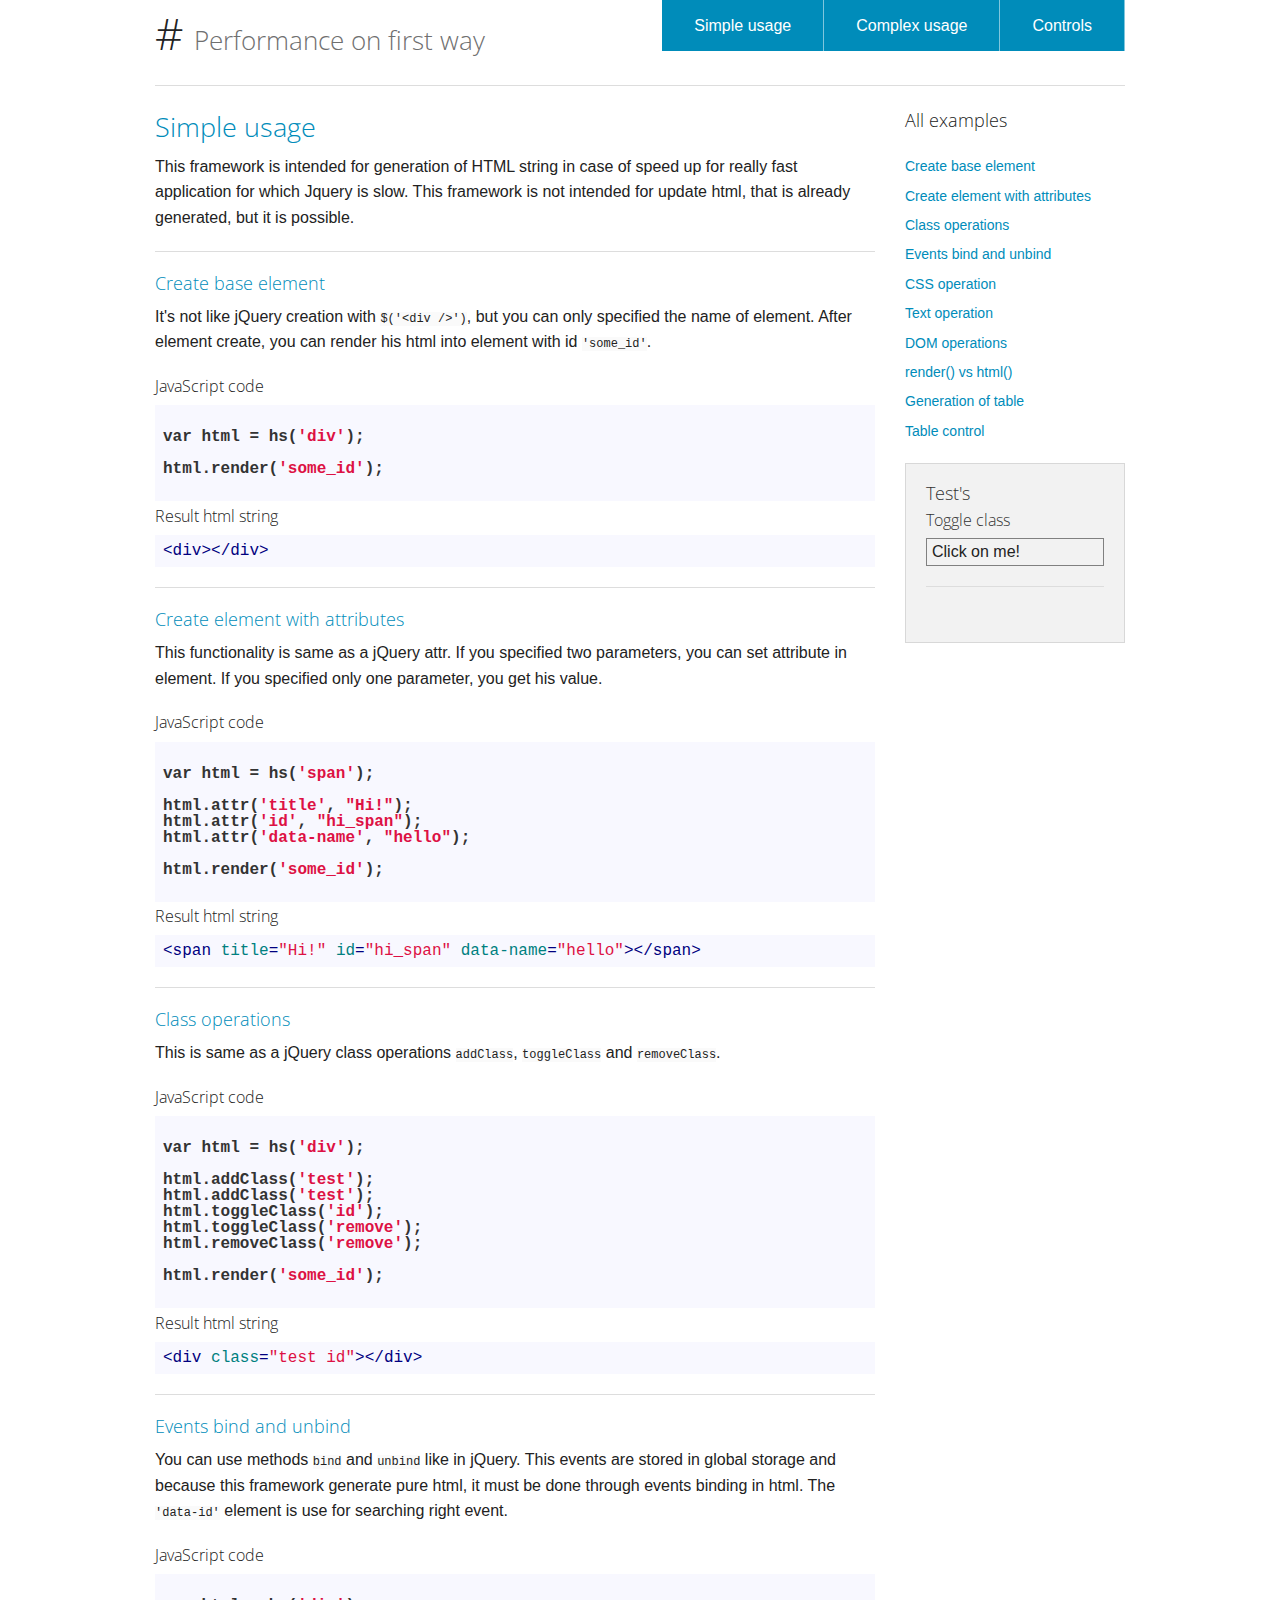
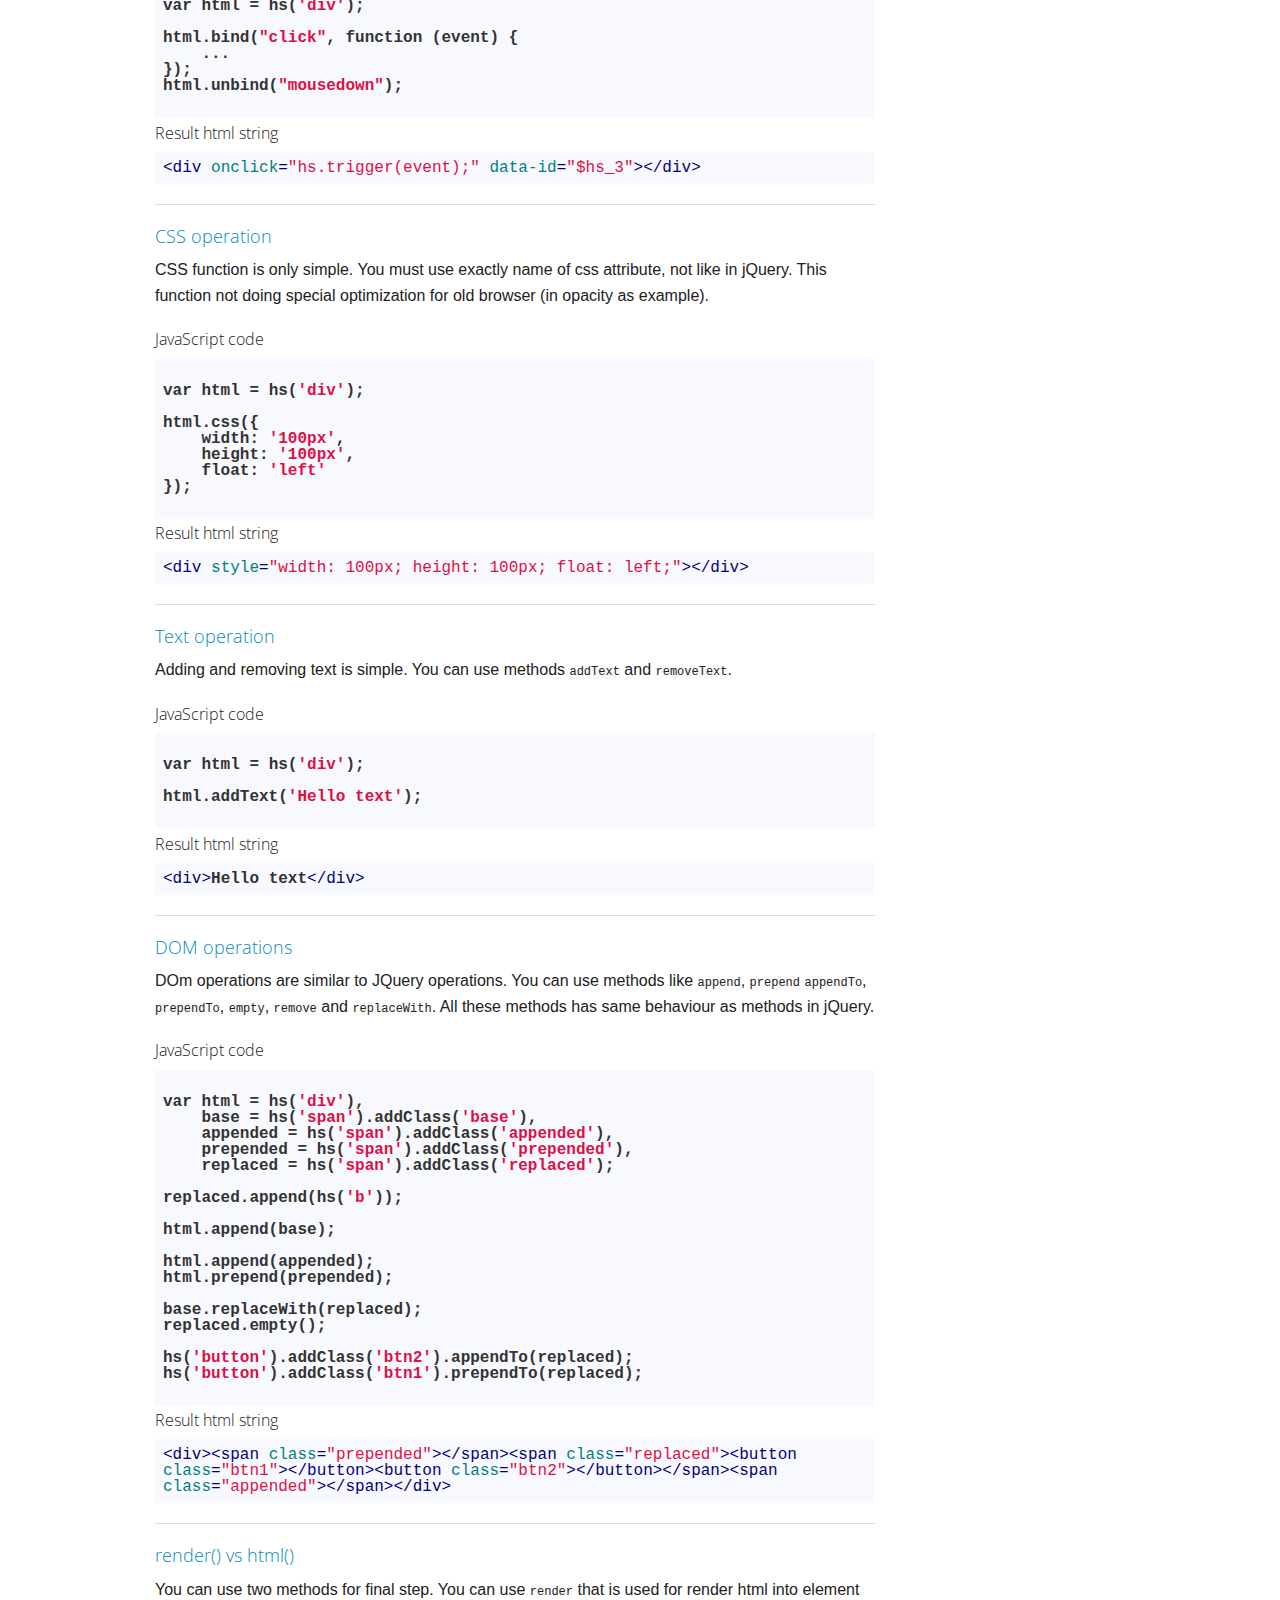
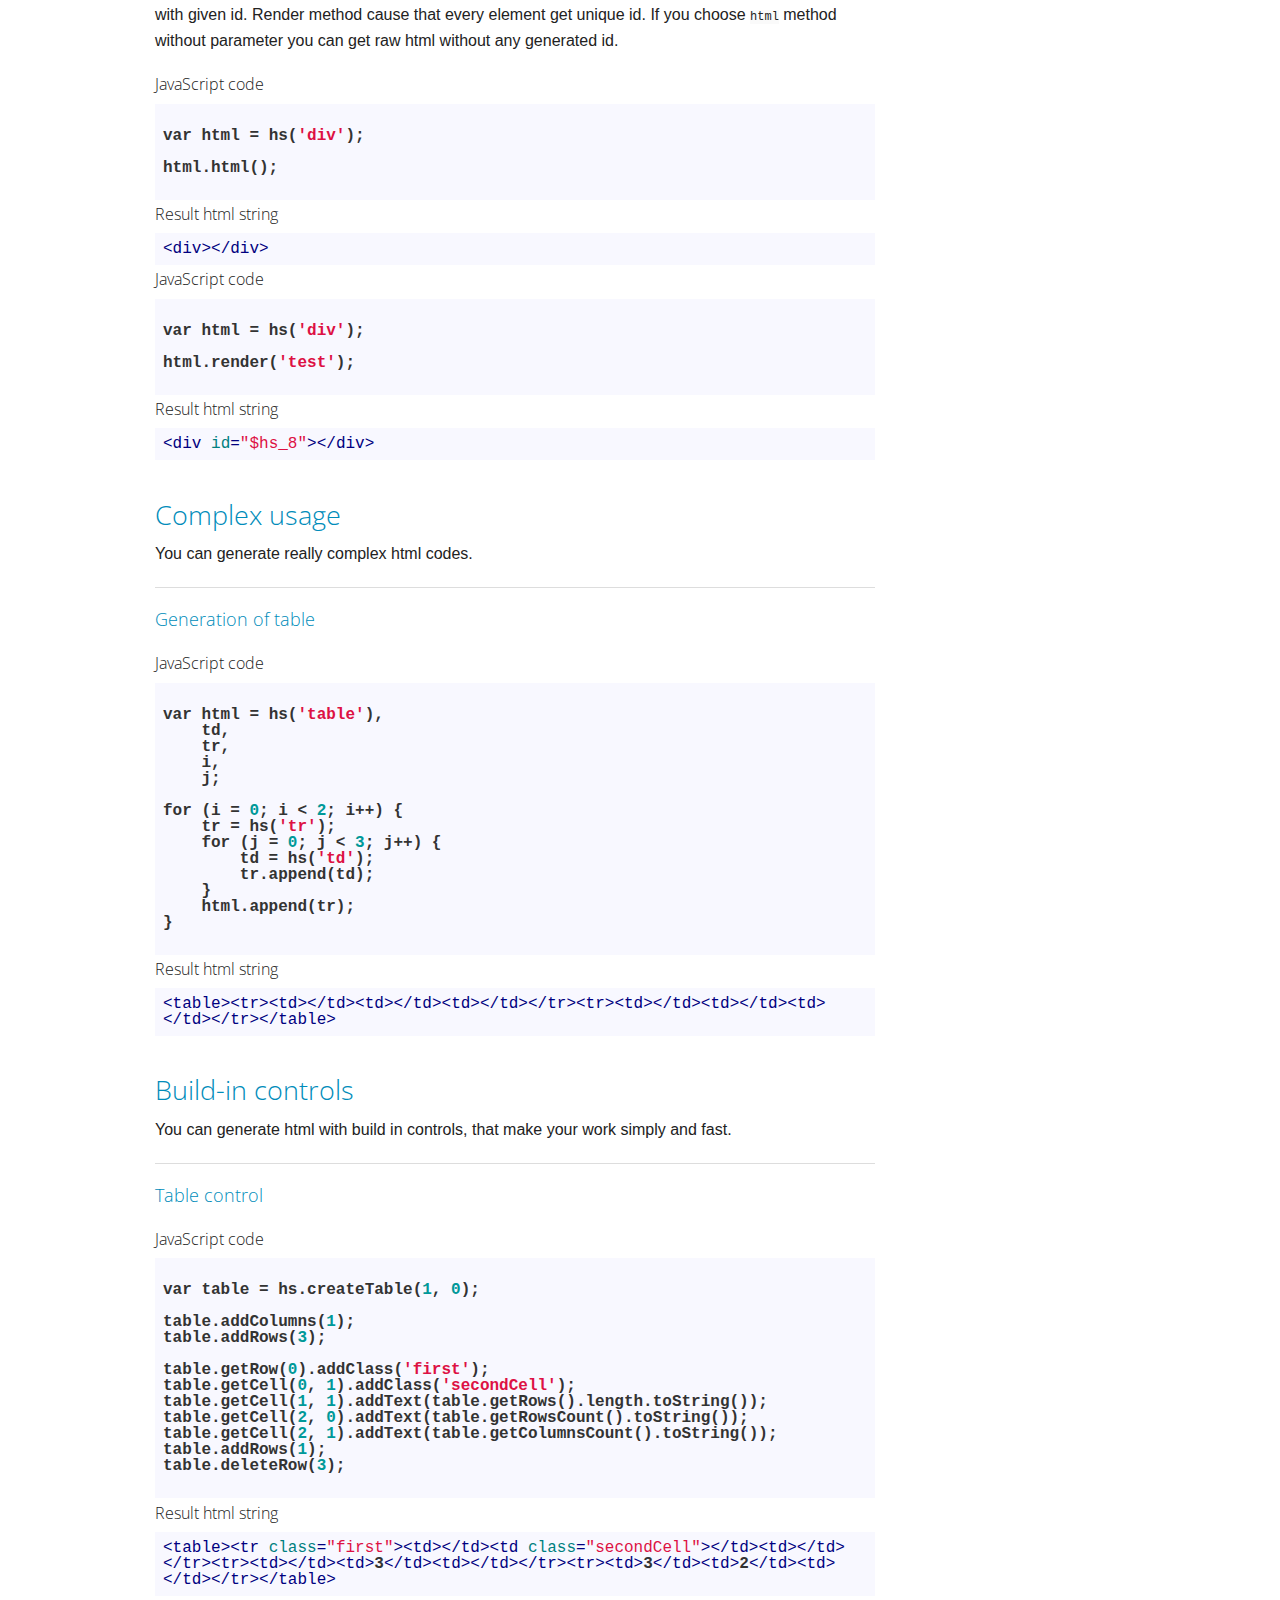
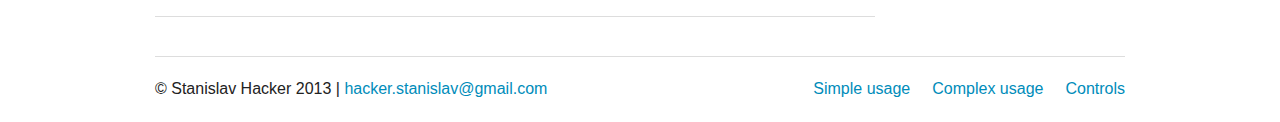
<file: examples/index.html>
<!doctype html>
<html class="no-js" lang="en">
<head>
    <meta charset="utf-8" />
    <meta name="viewport" content="width=device-width, initial-scale=1.0" />
    <title>Example page for usage # framework</title>

    <!-- # Framework -->
    <script type="application/javascript" src="../hash/hash.js"></script>
    <script type="application/javascript" src="../hash/html/css.js"></script>
    <script type="application/javascript" src="../hash/html/class.js"></script>
    <script type="application/javascript" src="../hash/html/events.js"></script>
    <script type="application/javascript" src="../hash/html/text.js"></script>
    <script type="application/javascript" src="../hash/html/dom.js"></script>
    <script type="application/javascript" src="../hash/html/attr.js"></script>
    <script type="application/javascript" src="../hash/html/renderer.js"></script>
    <script type="application/javascript" src="../hash/html/element.js"></script>
    <script type="application/javascript" src="../hash/controls/table.js"></script>

    <!-- Js Highlighter -->
    <link rel="stylesheet" href="data/highlighter/styles/github.css">
    <script src="data/highlighter/highlight.pack.js"></script>

    <!-- Examples -->
    <script src="functions/example.js"></script>
    <script src="functions/simpleUsage.js"></script>
    <script src="functions/complexUsage.js"></script>
    <script src="functions/controls.js"></script>
    <script src="functions/tests.js"></script>

    <link rel="stylesheet" href="data/css.css" />
</head>
<body>


<!-- Nav Bar -->
<div class="row">
    <div class="large-12 columns">
        <div class="nav-bar right">
            <ul class="button-group">
                <li><a href="#simpleUsage" class="button">Simple usage</a></li>
                <li><a href="#complexUsage" class="button">Complex usage</a></li>
                <li><a href="#controls" class="button">Controls</a></li>
            </ul>
        </div>
        <h1># <small>Performance on first way</small></h1>
        <hr />
    </div>
</div>
<!-- End Nav -->


<!-- Main Page Content and Sidebar -->
<div class="row">

    <!-- Main Blog Content -->
    <div class="large-9 columns" role="content">

        <article>

            <h3><a name="simpleUsage" href="#">Simple usage</a></h3>

            <p>
                This framework is intended for generation of HTML string in case of speed up for really fast
                application for which Jquery is slow. This framework is not intended for update html, that is already
                generated, but it is possible.
            </p>

        </article>

        <hr />

        <article>

            <h5><a name="example1" href="#">Create base element</a></h5>
            <div>
                <p>
                    It's not like jQuery creation with <span class="code">$('&lt;div /&gt;')</span>, but you can only specified the name of element.
                    After element create, you can render his html into element with id <span class="code">'some_id'</span>.
                </p>

                <h6>JavaScript code</h6>
                <pre><code id="example1_code">
var html = hs('div');

html.render('some_id');
                </code></pre>

                <h6>Result html string</h6>
                <pre><code id="example1_html"></code></pre>
            </div>

        </article>

        <hr />

        <article>

            <h5><a name="example2" href="#">Create element with attributes</a></h5>
            <div>
                <p>
                    This functionality is same as a jQuery attr. If you specified two parameters, you can set attribute in element. If you specified
                    only one parameter, you get his value.
                </p>

                <h6>JavaScript code</h6>
                    <pre><code id="example2_code">
var html = hs('span');

html.attr('title', "Hi!");
html.attr('id', "hi_span");
html.attr('data-name', "hello");

html.render('some_id');
                    </code></pre>

                <h6>Result html string</h6>
                <pre><code id="example2_html"></code></pre>
            </div>

        </article>

        <hr />

        <article>

            <h5><a name="example3" href="#">Class operations</a></h5>
            <div>
                <p>
                    This is same as a jQuery class operations <span class="code">addClass</span>, <span class="code">toggleClass</span> and
                    <span class="code">removeClass</span>.
                </p>

                <h6>JavaScript code</h6>
                    <pre><code id="example3_code">
var html = hs('div');

html.addClass('test');
html.addClass('test');
html.toggleClass('id');
html.toggleClass('remove');
html.removeClass('remove');

html.render('some_id');
                    </code></pre>

                <h6>Result html string</h6>
                <pre><code id="example3_html"></code></pre>
            </div>

        </article>

        <hr />

        <article>

            <h5><a name="example4" href="#">Events bind and unbind</a></h5>
            <div>
                <p>
                    You can use methods <span class="code">bind</span> and <span class="code">unbind</span> like in jQuery. This
                    events are stored in global storage and because this framework generate pure html, it must be done through events
                    binding in html. The <span class="code">'data-id'</span> element is use for searching right event.
                </p>

                <h6>JavaScript code</h6>
                    <pre><code id="example4_code">
var html = hs('div');

html.bind("click", function (event) {
    ...
});
html.unbind("mousedown");
                    </code></pre>

                <h6>Result html string</h6>
                <pre><code id="example4_html"></code></pre>
            </div>

        </article>

        <hr />

        <article>

            <h5><a name="example5" href="#">CSS operation</a></h5>
            <div>
                <p>
                    CSS function is only simple. You must use exactly name of css attribute, not like in jQuery. This
                    function not doing special optimization for old browser (in opacity as example).
                </p>

                <h6>JavaScript code</h6>
                    <pre><code id="example5_code">
var html = hs('div');

html.css({
    width: '100px',
    height: '100px',
    float: 'left'
});
                    </code></pre>

                <h6>Result html string</h6>
                <pre><code id="example5_html"></code></pre>
            </div>

        </article>

        <hr />

        <article>

            <h5><a name="example6" href="#">Text operation</a></h5>
            <div>
                <p>
                    Adding and removing text is simple. You can use methods <span class="code">addText</span> and
                    <span class="code">removeText</span>.
                </p>

                <h6>JavaScript code</h6>
                    <pre><code id="example6_code">
var html = hs('div');

html.addText('Hello text');
                    </code></pre>

                <h6>Result html string</h6>
                <pre><code id="example6_html"></code></pre>
            </div>

        </article>

        <hr />

        <article>

            <h5><a name="example10" href="#">DOM operations</a></h5>
            <div>
                <p>
                    DOm operations are similar to JQuery operations. You can use methods like <span class="code">append</span>, <span class="code">prepend</span>
                    <span class="code">appendTo</span>, <span class="code">prependTo</span>, <span class="code">empty</span>, <span class="code">remove</span> and
                    <span class="code">replaceWith</span>. All these methods has same behaviour as methods in jQuery.
                </p>

                <h6>JavaScript code</h6>
                    <pre><code id="example10_code">
var html = hs('div'),
    base = hs('span').addClass('base'),
    appended = hs('span').addClass('appended'),
    prepended = hs('span').addClass('prepended'),
    replaced = hs('span').addClass('replaced');

replaced.append(hs('b'));

html.append(base);

html.append(appended);
html.prepend(prepended);

base.replaceWith(replaced);
replaced.empty();

hs('button').addClass('btn2').appendTo(replaced);
hs('button').addClass('btn1').prependTo(replaced);
                    </code></pre>

                <h6>Result html string</h6>
                <pre><code id="example10_html"></code></pre>
            </div>

        </article>

        <hr />

        <article>

            <h5><a name="example7" href="#">render() vs html()</a></h5>
            <div>
                <p>
                    You can use two methods for final step. You can use <span class="code">render</span> that
                    is used for render html into element with given id. Render method cause that every element
                    get unique id. If you choose <span class="code">html</span> method without parameter you
                    can get raw html without any generated id.
                </p>

                <h6>JavaScript code</h6>
                    <pre><code id="example7_code">
var html = hs('div');

html.html();
                    </code></pre>

                <h6>Result html string</h6>
                <pre><code id="example7_html"></code></pre>

                <h6>JavaScript code</h6>
                    <pre><code id="example71_code">
var html = hs('div');

html.render('test');
                    </code></pre>

                <h6>Result html string</h6>
                <pre><code id="example71_html"></code></pre>
            </div>

        </article>

        <br /><br />

        <article>

            <h3><a name="complexUsage" href="#">Complex usage</a></h3>

            <p>
                You can generate really complex html codes.
            </p>

        </article>

        <hr />

        <article>

            <h5><a name="example8" href="#">Generation of table</a></h5>
            <div>
                <p>
                    
                </p>

                <h6>JavaScript code</h6>
                    <pre><code id="example8_code">
var html = hs('table'),
    td,
    tr,
    i,
    j;

for (i = 0; i < 2; i++) {
    tr = hs('tr');
    for (j = 0; j < 3; j++) {
        td = hs('td');
        tr.append(td);
    }
    html.append(tr);
}
                    </code></pre>

                <h6>Result html string</h6>
                <pre><code id="example8_html"></code></pre>
            </div>

        </article>

        <br /><br />

        <article>

            <h3><a name="controls" href="#">Build-in controls</a></h3>

            <p>
                You can generate html with build in controls, that make your work simply and fast.
            </p>

        </article>

        <hr />

        <article>

            <h5><a name="example9" href="#">Table control</a></h5>
            <div>
                <p>

                </p>

                <h6>JavaScript code</h6>
                    <pre><code id="example9_code">
var table = hs.createTable(1, 0);

table.addColumns(1);
table.addRows(3);

table.getRow(0).addClass('first');
table.getCell(0, 1).addClass('secondCell');
table.getCell(1, 1).addText(table.getRows().length.toString());
table.getCell(2, 0).addText(table.getRowsCount().toString());
table.getCell(2, 1).addText(table.getColumnsCount().toString());
table.addRows(1);
table.deleteRow(3);
                    </code></pre>

                <h6>Result html string</h6>
                <pre><code id="example9_html"></code></pre>
            </div>

        </article>

        <hr />

    </div>
    <!-- End Main Content -->

    <!-- Sidebar -->
    <aside class="large-3 columns">

        <h5>All examples</h5>
        <ul class="side-nav">
            <li><a href="#example1">Create base element</a></li>
            <li><a href="#example2">Create element with attributes</a></li>
            <li><a href="#example3">Class operations</a></li>
            <li><a href="#example4">Events bind and unbind</a></li>
            <li><a href="#example5">CSS operation</a></li>
            <li><a href="#example6">Text operation</a></li>
            <li><a href="#example10">DOM operations</a></li>
            <li><a href="#example7">render() vs html()</a></li>
            <li><a href="#example8">Generation of table</a></li>
            <li><a href="#example9">Table control</a></li>
        </ul>

        <div class="panel">
            <h5>Test's</h5>

            <h6>Toggle class</h6>
            <div id="test1"></div>
            <hr />

            <br />
        </div>

    </aside>
    <!-- End Sidebar -->

</div>
<!-- End Main Content and Sidebar -->


<!-- Footer -->
<footer class="row">
    <div class="large-12 columns">
        <hr />
        <div class="row">
            <div class="large-6 columns">
                <p>&copy; Stanislav Hacker 2013 | <a href="mailto:hacker.stanislav@gmail.com">hacker.stanislav@gmail.com</a></p>
            </div>
            <div class="large-6 columns">
                <ul class="inline-list right">
                    <li><a href="#simpleUsage">Simple usage</a></li>
                    <li><a href="#complexUsage">Complex usage</a></li>
                    <li><a href="#controls">Controls</a></li>
                </ul>
            </div>
        </div>
    </div>
</footer>

</body>
</html>
</file>
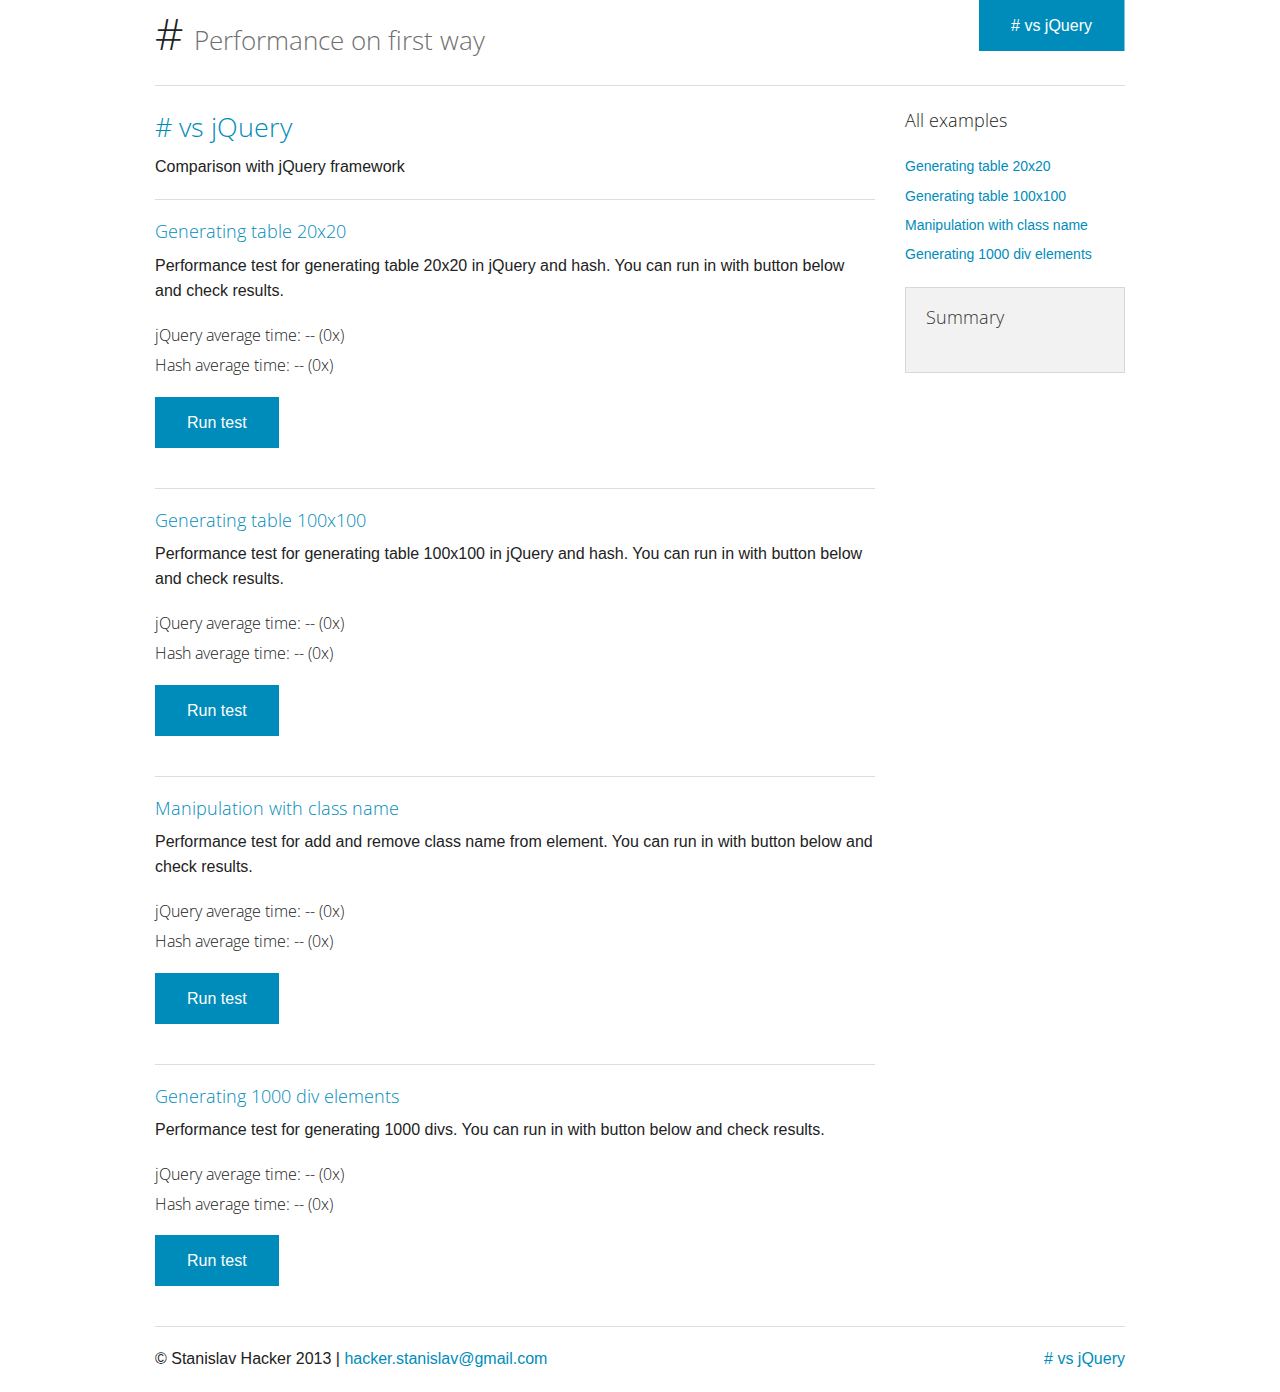
<file: performance/index.html>
<!doctype html>
<html class="no-js" lang="en">
<head>
    <meta charset="utf-8" />
    <meta name="viewport" content="width=device-width, initial-scale=1.0" />
    <title>Performance page for usage # framework</title>

    <!-- # Framework -->
    <script type="application/javascript" src="../hash/hash.js"></script>
    <script type="application/javascript" src="../hash/html/css.js"></script>
    <script type="application/javascript" src="../hash/html/class.js"></script>
    <script type="application/javascript" src="../hash/html/events.js"></script>
    <script type="application/javascript" src="../hash/html/text.js"></script>
    <script type="application/javascript" src="../hash/html/dom.js"></script>
    <script type="application/javascript" src="../hash/html/attr.js"></script>
    <script type="application/javascript" src="../hash/html/renderer.js"></script>
    <script type="application/javascript" src="../hash/html/element.js"></script>
    <script type="application/javascript" src="../hash/controls/table.js"></script>

    <!-- Js Highlighter -->
    <link rel="stylesheet" href="../examples/data/highlighter/styles/github.css">
    <script src="../examples/data/highlighter/highlight.pack.js"></script>

    <!-- Others -->
    <script src="data/jquery-1.10.2.min.js"></script>

    <!-- Performance -->
    <script src="functions/performance.js"></script>
    <script src="functions/vsjQuery.js"></script>

    <link rel="stylesheet" href="../examples/data/css.css" />
</head>
<body>


<!-- Nav Bar -->
<div class="row">
    <div class="large-12 columns">
        <div class="nav-bar right">
            <ul class="button-group">
                <li><a href="#vsjQuery" class="button"># vs jQuery</a></li>
            </ul>
        </div>
        <h1># <small>Performance on first way</small></h1>
        <hr />
    </div>
</div>
<!-- End Nav -->


<!-- Main Page Content and Sidebar -->
<div class="row">

    <!-- Main Blog Content -->
    <div class="large-9 columns" role="content">

    <article>

        <h3><a name="vsjQuery" href="#"># vs jQuery</a></h3>

        <p>
            Comparison with jQuery framework
        </p>

    </article>

    <hr />

    <article>

        <h5><a name="vs_jQuery_testcase1" href="#">Generating table 20x20</a></h5>
        <div>
            <p>
                Performance test for generating table 20x20 in jQuery and hash. You can run in with
                button below and check results.
            <h6>jQuery average time: <span id="vs_jQuery_testcase1_jQuery_time">--</span> (<span id="vs_jQuery_testcase1_jQuery_count">0x</span>)</h6>
            <h6>Hash average time: <span id="vs_jQuery_testcase1_Hash_time">--</span> (<span id="vs_jQuery_testcase1_Hash_count">0x</span>)</h6>
            </p>

            <button id="jQuery_testcase1_button" type="button">Run test</button>
        </div>

    </article>

    <hr />

    <article>

        <h5><a name="vs_jQuery_testcase2" href="#">Generating table 100x100</a></h5>
        <div>
            <p>
                Performance test for generating table 100x100 in jQuery and hash. You can run in with
                button below and check results.
                <h6>jQuery average time: <span id="vs_jQuery_testcase2_jQuery_time">--</span> (<span id="vs_jQuery_testcase2_jQuery_count">0x</span>)</h6>
                <h6>Hash average time: <span id="vs_jQuery_testcase2_Hash_time">--</span> (<span id="vs_jQuery_testcase2_Hash_count">0x</span>)</h6>
            </p>

            <button id="jQuery_testcase2_button" type="button">Run test</button>
        </div>

    </article>

    <hr />

    <article>

        <h5><a name="vs_jQuery_testcase3" href="#">Manipulation with class name</a></h5>
        <div>
            <p>
                Performance test for add and remove class name from element. You can run in with
                button below and check results.
                <h6>jQuery average time: <span id="vs_jQuery_testcase3_jQuery_time">--</span> (<span id="vs_jQuery_testcase3_jQuery_count">0x</span>)</h6>
                <h6>Hash average time: <span id="vs_jQuery_testcase3_Hash_time">--</span> (<span id="vs_jQuery_testcase3_Hash_count">0x</span>)</h6>
            </p>

            <button id="jQuery_testcase3_button" type="button">Run test</button>
        </div>

    </article>

    <hr />

    <article>

        <h5><a name="vs_jQuery_testcase4" href="#">Generating 1000 div elements</a></h5>
        <div>
            <p>
                Performance test for generating 1000 divs. You can run in with
                button below and check results.
                <h6>jQuery average time: <span id="vs_jQuery_testcase4_jQuery_time">--</span> (<span id="vs_jQuery_testcase4_jQuery_count">0x</span>)</h6>
                <h6>Hash average time: <span id="vs_jQuery_testcase4_Hash_time">--</span> (<span id="vs_jQuery_testcase4_Hash_count">0x</span>)</h6>
            </p>

            <button id="jQuery_testcase4_button" type="button">Run test</button>
        </div>

    </article>

    </div>
    <!-- End Main Content -->

<!-- Sidebar -->
<aside class="large-3 columns">

    <h5>All examples</h5>
    <ul class="side-nav">
        <li><a href="#vs_jQuery_testcase1">Generating table 20x20</a></li>
        <li><a href="#vs_jQuery_testcase2">Generating table 100x100</a></li>
        <li><a href="#vs_jQuery_testcase3">Manipulation with class name</a></li>
        <li><a href="#vs_jQuery_testcase4">Generating 1000 div elements</a></li>
    </ul>

    <div class="panel">
        <h5>Summary</h5>

        <br />
    </div>

</aside>
<!-- End Sidebar -->

</div>
<!-- End Main Content and Sidebar -->


<!-- Footer -->
<footer class="row">
    <div class="large-12 columns">
        <hr />
        <div class="row">
            <div class="large-6 columns">
                <p>&copy; Stanislav Hacker 2013 | <a href="mailto:hacker.stanislav@gmail.com">hacker.stanislav@gmail.com</a></p>
            </div>
            <div class="large-6 columns">
                <ul class="inline-list right">
                    <li><a href="#vsjQuery"># vs jQuery</a></li>
                </ul>
            </div>
        </div>
    </div>
</footer>

</body>
</html>
</file>
<file: examples/data/highlighter/styles/github.css>
/*

github.com style (c) Vasily Polovnyov <vast@whiteants.net>

*/

pre code {
  display: block; padding: 0.5em;
  color: #333;
  background: #f8f8ff
}

pre .comment,
pre .template_comment,
pre .diff .header,
pre .javadoc {
  color: #998;
  font-style: italic
}

pre .keyword,
pre .css .rule .keyword,
pre .winutils,
pre .javascript .title,
pre .nginx .title,
pre .subst,
pre .request,
pre .status {
  color: #333;
  font-weight: bold
}

pre .number,
pre .hexcolor,
pre .ruby .constant {
  color: #099;
}

pre .string,
pre .tag .value,
pre .phpdoc,
pre .tex .formula {
  color: #d14
}

pre .title,
pre .id,
pre .coffeescript .params,
pre .scss .preprocessor {
  color: #900;
  font-weight: bold
}

pre .javascript .title,
pre .lisp .title,
pre .clojure .title,
pre .subst {
  font-weight: normal
}

pre .class .title,
pre .haskell .type,
pre .vhdl .literal,
pre .tex .command {
  color: #458;
  font-weight: bold
}

pre .tag,
pre .tag .title,
pre .rules .property,
pre .django .tag .keyword {
  color: #000080;
  font-weight: normal
}

pre .attribute,
pre .variable,
pre .lisp .body {
  color: #008080
}

pre .regexp {
  color: #009926
}

pre .class {
  color: #458;
  font-weight: bold
}

pre .symbol,
pre .ruby .symbol .string,
pre .lisp .keyword,
pre .tex .special,
pre .prompt {
  color: #990073
}

pre .built_in,
pre .lisp .title,
pre .clojure .built_in {
  color: #0086b3
}

pre .preprocessor,
pre .pragma,
pre .pi,
pre .doctype,
pre .shebang,
pre .cdata {
  color: #999;
  font-weight: bold
}

pre .deletion {
  background: #fdd
}

pre .addition {
  background: #dfd
}

pre .diff .change {
  background: #0086b3
}

pre .chunk {
  color: #aaa
}
</file>
<file: examples/data/css.css>
@import url("http://fonts.googleapis.com/css?family=Open+Sans:300italic,400italic,700italic,400,300,700");
meta.foundation-mq-small {
    font-family: "/only screen and (max-width: 40em)/";
    width: 0em; }

meta.foundation-mq-medium {
    font-family: "/only screen and (min-width:40.063em) and (max-width:64em)/";
    width: 40.063em; }

meta.foundation-mq-large {
    font-family: "/only screen and (min-width:64.063em)/";
    width: 64.063em; }

meta.foundation-mq-xlarge {
    font-family: "/only screen and (min-width:90.063em)/";
    width: 90.063em; }

meta.foundation-mq-xxlarge {
    font-family: "/only screen and (min-width:120.063em)/";
    width: 120.063em; }

*, *:before, *:after {
    -moz-box-sizing: border-box;
    -webkit-box-sizing: border-box;
    box-sizing: border-box; }

html, body {
    font-size: 100%; }

body {
    background: white;
    color: #222222;
    padding: 0;
    margin: 0;
    font-family: "Helvetica Neue", "Helvetica", Helvetica, Arial, sans-serif;
    font-weight: normal;
    font-style: normal;
    line-height: 1;
    position: relative;
    cursor: default; }

a:hover {
    cursor: pointer; }

img, object, embed {
    max-width: 100%;
    height: auto; }

object, embed {
    height: 100%; }

img {
    -ms-interpolation-mode: bicubic; }

#map_canvas img, #map_canvas embed, #map_canvas object, .map_canvas img, .map_canvas embed, .map_canvas object {
    max-width: none !important; }

.left {
    float: left !important; }

.right {
    float: right !important; }

.clearfix {
    *zoom: 1; }
.clearfix:before, .clearfix:after {
    content: " ";
    display: table; }
.clearfix:after {
    clear: both; }

.text-left {
    text-align: left !important; }

.text-right {
    text-align: right !important; }

.text-center {
    text-align: center !important; }

.text-justify {
    text-align: justify !important; }

.hide {
    display: none; }

.antialiased {
    -webkit-font-smoothing: antialiased; }

img {
    display: inline-block;
    vertical-align: middle; }

textarea {
    height: auto;
    min-height: 50px; }

select {
    width: 100%; }

.row {
    width: 100%;
    margin-left: auto;
    margin-right: auto;
    margin-top: 0;
    margin-bottom: 0;
    max-width: 62.5rem;
    *zoom: 1; }
.row:before, .row:after {
    content: " ";
    display: table; }
.row:after {
    clear: both; }
.row.collapse > .column, .row.collapse > .columns {
    position: relative;
    padding-left: 0;
    padding-right: 0;
    float: left; }
.row.collapse .row {
    margin-left: 0;
    margin-right: 0; }
.row .row {
    width: auto;
    margin-left: -0.9375rem;
    margin-right: -0.9375rem;
    margin-top: 0;
    margin-bottom: 0;
    max-width: none;
    *zoom: 1; }
.row .row:before, .row .row:after {
    content: " ";
    display: table; }
.row .row:after {
    clear: both; }
.row .row.collapse {
    width: auto;
    margin: 0;
    max-width: none;
    *zoom: 1; }
.row .row.collapse:before, .row .row.collapse:after {
    content: " ";
    display: table; }
.row .row.collapse:after {
    clear: both; }

.column, .columns {
    position: relative;
    padding-left: 0.9375rem;
    padding-right: 0.9375rem;
    width: 100%;
    float: left; }

@media only screen {
    .small-push-1 {
        position: relative;
        left: 8.33333%;
        right: auto; }
    .small-pull-1 {
        position: relative;
        right: 8.33333%;
        left: auto; }
    .small-push-2 {
        position: relative;
        left: 16.66667%;
        right: auto; }
    .small-pull-2 {
        position: relative;
        right: 16.66667%;
        left: auto; }
    .small-push-3 {
        position: relative;
        left: 25%;
        right: auto; }
    .small-pull-3 {
        position: relative;
        right: 25%;
        left: auto; }
    .small-push-4 {
        position: relative;
        left: 33.33333%;
        right: auto; }
    .small-pull-4 {
        position: relative;
        right: 33.33333%;
        left: auto; }
    .small-push-5 {
        position: relative;
        left: 41.66667%;
        right: auto; }
    .small-pull-5 {
        position: relative;
        right: 41.66667%;
        left: auto; }
    .small-push-6 {
        position: relative;
        left: 50%;
        right: auto; }
    .small-pull-6 {
        position: relative;
        right: 50%;
        left: auto; }
    .small-push-7 {
        position: relative;
        left: 58.33333%;
        right: auto; }
    .small-pull-7 {
        position: relative;
        right: 58.33333%;
        left: auto; }
    .small-push-8 {
        position: relative;
        left: 66.66667%;
        right: auto; }
    .small-pull-8 {
        position: relative;
        right: 66.66667%;
        left: auto; }
    .small-push-9 {
        position: relative;
        left: 75%;
        right: auto; }
    .small-pull-9 {
        position: relative;
        right: 75%;
        left: auto; }
    .small-push-10 {
        position: relative;
        left: 83.33333%;
        right: auto; }
    .small-pull-10 {
        position: relative;
        right: 83.33333%;
        left: auto; }
    .small-push-11 {
        position: relative;
        left: 91.66667%;
        right: auto; }
    .small-pull-11 {
        position: relative;
        right: 91.66667%;
        left: auto; }
    .column, .columns {
        position: relative;
        padding-left: 0.9375rem;
        padding-right: 0.9375rem;
        float: left; }
    .small-1 {
        position: relative;
        width: 8.33333%; }
    .small-2 {
        position: relative;
        width: 16.66667%; }
    .small-3 {
        position: relative;
        width: 25%; }
    .small-4 {
        position: relative;
        width: 33.33333%; }
    .small-5 {
        position: relative;
        width: 41.66667%; }
    .small-6 {
        position: relative;
        width: 50%; }
    .small-7 {
        position: relative;
        width: 58.33333%; }
    .small-8 {
        position: relative;
        width: 66.66667%; }
    .small-9 {
        position: relative;
        width: 75%; }
    .small-10 {
        position: relative;
        width: 83.33333%; }
    .small-11 {
        position: relative;
        width: 91.66667%; }
    .small-12 {
        position: relative;
        width: 100%; }
    .small-offset-0 {
        position: relative;
        margin-left: 0%; }
    .small-offset-1 {
        position: relative;
        margin-left: 8.33333%; }
    .small-offset-2 {
        position: relative;
        margin-left: 16.66667%; }
    .small-offset-3 {
        position: relative;
        margin-left: 25%; }
    .small-offset-4 {
        position: relative;
        margin-left: 33.33333%; }
    .small-offset-5 {
        position: relative;
        margin-left: 41.66667%; }
    .small-offset-6 {
        position: relative;
        margin-left: 50%; }
    .small-offset-7 {
        position: relative;
        margin-left: 58.33333%; }
    .small-offset-8 {
        position: relative;
        margin-left: 66.66667%; }
    .small-offset-9 {
        position: relative;
        margin-left: 75%; }
    .small-offset-10 {
        position: relative;
        margin-left: 83.33333%; }
    [class*="column"] + [class*="column"]:last-child {
        float: right; }
    [class*="column"] + [class*="column"].end {
        float: left; }
    .column.small-centered, .columns.small-centered {
        position: relative;
        margin-left: auto;
        margin-right: auto;
        float: none !important; }
    .column.small-uncentered, .columns.small-uncentered {
        margin-left: 0;
        margin-right: 0;
        float: left !important; }
    .column.small-uncentered.opposite, .columns.small-uncentered.opposite {
        float: right !important; } }

@media only screen and (min-width:40.063em) {
    .medium-push-1 {
        position: relative;
        left: 8.33333%;
        right: auto; }
    .medium-pull-1 {
        position: relative;
        right: 8.33333%;
        left: auto; }
    .medium-push-2 {
        position: relative;
        left: 16.66667%;
        right: auto; }
    .medium-pull-2 {
        position: relative;
        right: 16.66667%;
        left: auto; }
    .medium-push-3 {
        position: relative;
        left: 25%;
        right: auto; }
    .medium-pull-3 {
        position: relative;
        right: 25%;
        left: auto; }
    .medium-push-4 {
        position: relative;
        left: 33.33333%;
        right: auto; }
    .medium-pull-4 {
        position: relative;
        right: 33.33333%;
        left: auto; }
    .medium-push-5 {
        position: relative;
        left: 41.66667%;
        right: auto; }
    .medium-pull-5 {
        position: relative;
        right: 41.66667%;
        left: auto; }
    .medium-push-6 {
        position: relative;
        left: 50%;
        right: auto; }
    .medium-pull-6 {
        position: relative;
        right: 50%;
        left: auto; }
    .medium-push-7 {
        position: relative;
        left: 58.33333%;
        right: auto; }
    .medium-pull-7 {
        position: relative;
        right: 58.33333%;
        left: auto; }
    .medium-push-8 {
        position: relative;
        left: 66.66667%;
        right: auto; }
    .medium-pull-8 {
        position: relative;
        right: 66.66667%;
        left: auto; }
    .medium-push-9 {
        position: relative;
        left: 75%;
        right: auto; }
    .medium-pull-9 {
        position: relative;
        right: 75%;
        left: auto; }
    .medium-push-10 {
        position: relative;
        left: 83.33333%;
        right: auto; }
    .medium-pull-10 {
        position: relative;
        right: 83.33333%;
        left: auto; }
    .medium-push-11 {
        position: relative;
        left: 91.66667%;
        right: auto; }
    .medium-pull-11 {
        position: relative;
        right: 91.66667%;
        left: auto; }
    .column, .columns {
        position: relative;
        padding-left: 0.9375rem;
        padding-right: 0.9375rem;
        float: left; }
    .medium-1 {
        position: relative;
        width: 8.33333%; }
    .medium-2 {
        position: relative;
        width: 16.66667%; }
    .medium-3 {
        position: relative;
        width: 25%; }
    .medium-4 {
        position: relative;
        width: 33.33333%; }
    .medium-5 {
        position: relative;
        width: 41.66667%; }
    .medium-6 {
        position: relative;
        width: 50%; }
    .medium-7 {
        position: relative;
        width: 58.33333%; }
    .medium-8 {
        position: relative;
        width: 66.66667%; }
    .medium-9 {
        position: relative;
        width: 75%; }
    .medium-10 {
        position: relative;
        width: 83.33333%; }
    .medium-11 {
        position: relative;
        width: 91.66667%; }
    .medium-12 {
        position: relative;
        width: 100%; }
    .medium-offset-0 {
        position: relative;
        margin-left: 0%; }
    .medium-offset-1 {
        position: relative;
        margin-left: 8.33333%; }
    .medium-offset-2 {
        position: relative;
        margin-left: 16.66667%; }
    .medium-offset-3 {
        position: relative;
        margin-left: 25%; }
    .medium-offset-4 {
        position: relative;
        margin-left: 33.33333%; }
    .medium-offset-5 {
        position: relative;
        margin-left: 41.66667%; }
    .medium-offset-6 {
        position: relative;
        margin-left: 50%; }
    .medium-offset-7 {
        position: relative;
        margin-left: 58.33333%; }
    .medium-offset-8 {
        position: relative;
        margin-left: 66.66667%; }
    .medium-offset-9 {
        position: relative;
        margin-left: 75%; }
    .medium-offset-10 {
        position: relative;
        margin-left: 83.33333%; }
    [class*="column"] + [class*="column"]:last-child {
        float: right; }
    [class*="column"] + [class*="column"].end {
        float: left; }
    .column.medium-centered, .columns.medium-centered {
        position: relative;
        margin-left: auto;
        margin-right: auto;
        float: none !important; }
    .column.medium-uncentered, .columns.medium-uncentered {
        margin-left: 0;
        margin-right: 0;
        float: left !important; }
    .column.medium-uncentered.opposite, .columns.medium-uncentered.opposite {
        float: right !important; }
    .push-1 {
        position: relative;
        left: 8.33333%;
        right: auto; }
    .pull-1 {
        position: relative;
        right: 8.33333%;
        left: auto; }
    .push-2 {
        position: relative;
        left: 16.66667%;
        right: auto; }
    .pull-2 {
        position: relative;
        right: 16.66667%;
        left: auto; }
    .push-3 {
        position: relative;
        left: 25%;
        right: auto; }
    .pull-3 {
        position: relative;
        right: 25%;
        left: auto; }
    .push-4 {
        position: relative;
        left: 33.33333%;
        right: auto; }
    .pull-4 {
        position: relative;
        right: 33.33333%;
        left: auto; }
    .push-5 {
        position: relative;
        left: 41.66667%;
        right: auto; }
    .pull-5 {
        position: relative;
        right: 41.66667%;
        left: auto; }
    .push-6 {
        position: relative;
        left: 50%;
        right: auto; }
    .pull-6 {
        position: relative;
        right: 50%;
        left: auto; }
    .push-7 {
        position: relative;
        left: 58.33333%;
        right: auto; }
    .pull-7 {
        position: relative;
        right: 58.33333%;
        left: auto; }
    .push-8 {
        position: relative;
        left: 66.66667%;
        right: auto; }
    .pull-8 {
        position: relative;
        right: 66.66667%;
        left: auto; }
    .push-9 {
        position: relative;
        left: 75%;
        right: auto; }
    .pull-9 {
        position: relative;
        right: 75%;
        left: auto; }
    .push-10 {
        position: relative;
        left: 83.33333%;
        right: auto; }
    .pull-10 {
        position: relative;
        right: 83.33333%;
        left: auto; }
    .push-11 {
        position: relative;
        left: 91.66667%;
        right: auto; }
    .pull-11 {
        position: relative;
        right: 91.66667%;
        left: auto; } }

@media only screen and (min-width:64.063em) {
    .large-push-1 {
        position: relative;
        left: 8.33333%;
        right: auto; }
    .large-pull-1 {
        position: relative;
        right: 8.33333%;
        left: auto; }
    .large-push-2 {
        position: relative;
        left: 16.66667%;
        right: auto; }
    .large-pull-2 {
        position: relative;
        right: 16.66667%;
        left: auto; }
    .large-push-3 {
        position: relative;
        left: 25%;
        right: auto; }
    .large-pull-3 {
        position: relative;
        right: 25%;
        left: auto; }
    .large-push-4 {
        position: relative;
        left: 33.33333%;
        right: auto; }
    .large-pull-4 {
        position: relative;
        right: 33.33333%;
        left: auto; }
    .large-push-5 {
        position: relative;
        left: 41.66667%;
        right: auto; }
    .large-pull-5 {
        position: relative;
        right: 41.66667%;
        left: auto; }
    .large-push-6 {
        position: relative;
        left: 50%;
        right: auto; }
    .large-pull-6 {
        position: relative;
        right: 50%;
        left: auto; }
    .large-push-7 {
        position: relative;
        left: 58.33333%;
        right: auto; }
    .large-pull-7 {
        position: relative;
        right: 58.33333%;
        left: auto; }
    .large-push-8 {
        position: relative;
        left: 66.66667%;
        right: auto; }
    .large-pull-8 {
        position: relative;
        right: 66.66667%;
        left: auto; }
    .large-push-9 {
        position: relative;
        left: 75%;
        right: auto; }
    .large-pull-9 {
        position: relative;
        right: 75%;
        left: auto; }
    .large-push-10 {
        position: relative;
        left: 83.33333%;
        right: auto; }
    .large-pull-10 {
        position: relative;
        right: 83.33333%;
        left: auto; }
    .large-push-11 {
        position: relative;
        left: 91.66667%;
        right: auto; }
    .large-pull-11 {
        position: relative;
        right: 91.66667%;
        left: auto; }
    .column, .columns {
        position: relative;
        padding-left: 0.9375rem;
        padding-right: 0.9375rem;
        float: left; }
    .large-1 {
        position: relative;
        width: 8.33333%; }
    .large-2 {
        position: relative;
        width: 16.66667%; }
    .large-3 {
        position: relative;
        width: 25%; }
    .large-4 {
        position: relative;
        width: 33.33333%; }
    .large-5 {
        position: relative;
        width: 41.66667%; }
    .large-6 {
        position: relative;
        width: 50%; }
    .large-7 {
        position: relative;
        width: 58.33333%; }
    .large-8 {
        position: relative;
        width: 66.66667%; }
    .large-9 {
        position: relative;
        width: 75%; }
    .large-10 {
        position: relative;
        width: 83.33333%; }
    .large-11 {
        position: relative;
        width: 91.66667%; }
    .large-12 {
        position: relative;
        width: 100%; }
    .large-offset-0 {
        position: relative;
        margin-left: 0%; }
    .large-offset-1 {
        position: relative;
        margin-left: 8.33333%; }
    .large-offset-2 {
        position: relative;
        margin-left: 16.66667%; }
    .large-offset-3 {
        position: relative;
        margin-left: 25%; }
    .large-offset-4 {
        position: relative;
        margin-left: 33.33333%; }
    .large-offset-5 {
        position: relative;
        margin-left: 41.66667%; }
    .large-offset-6 {
        position: relative;
        margin-left: 50%; }
    .large-offset-7 {
        position: relative;
        margin-left: 58.33333%; }
    .large-offset-8 {
        position: relative;
        margin-left: 66.66667%; }
    .large-offset-9 {
        position: relative;
        margin-left: 75%; }
    .large-offset-10 {
        position: relative;
        margin-left: 83.33333%; }
    [class*="column"] + [class*="column"]:last-child {
        float: right; }
    [class*="column"] + [class*="column"].end {
        float: left; }
    .column.large-centered, .columns.large-centered {
        position: relative;
        margin-left: auto;
        margin-right: auto;
        float: none !important; }
    .column.large-uncentered, .columns.large-uncentered {
        margin-left: 0;
        margin-right: 0;
        float: left !important; }
    .column.large-uncentered.opposite, .columns.large-uncentered.opposite {
        float: right !important; } }

@media only screen and (min-width:90.063em) {
    .xlarge-push-1 {
        position: relative;
        left: 8.33333%;
        right: auto; }
    .xlarge-pull-1 {
        position: relative;
        right: 8.33333%;
        left: auto; }
    .xlarge-push-2 {
        position: relative;
        left: 16.66667%;
        right: auto; }
    .xlarge-pull-2 {
        position: relative;
        right: 16.66667%;
        left: auto; }
    .xlarge-push-3 {
        position: relative;
        left: 25%;
        right: auto; }
    .xlarge-pull-3 {
        position: relative;
        right: 25%;
        left: auto; }
    .xlarge-push-4 {
        position: relative;
        left: 33.33333%;
        right: auto; }
    .xlarge-pull-4 {
        position: relative;
        right: 33.33333%;
        left: auto; }
    .xlarge-push-5 {
        position: relative;
        left: 41.66667%;
        right: auto; }
    .xlarge-pull-5 {
        position: relative;
        right: 41.66667%;
        left: auto; }
    .xlarge-push-6 {
        position: relative;
        left: 50%;
        right: auto; }
    .xlarge-pull-6 {
        position: relative;
        right: 50%;
        left: auto; }
    .xlarge-push-7 {
        position: relative;
        left: 58.33333%;
        right: auto; }
    .xlarge-pull-7 {
        position: relative;
        right: 58.33333%;
        left: auto; }
    .xlarge-push-8 {
        position: relative;
        left: 66.66667%;
        right: auto; }
    .xlarge-pull-8 {
        position: relative;
        right: 66.66667%;
        left: auto; }
    .xlarge-push-9 {
        position: relative;
        left: 75%;
        right: auto; }
    .xlarge-pull-9 {
        position: relative;
        right: 75%;
        left: auto; }
    .xlarge-push-10 {
        position: relative;
        left: 83.33333%;
        right: auto; }
    .xlarge-pull-10 {
        position: relative;
        right: 83.33333%;
        left: auto; }
    .xlarge-push-11 {
        position: relative;
        left: 91.66667%;
        right: auto; }
    .xlarge-pull-11 {
        position: relative;
        right: 91.66667%;
        left: auto; }
    .column, .columns {
        position: relative;
        padding-left: 0.9375rem;
        padding-right: 0.9375rem;
        float: left; }
    .xlarge-1 {
        position: relative;
        width: 8.33333%; }
    .xlarge-2 {
        position: relative;
        width: 16.66667%; }
    .xlarge-3 {
        position: relative;
        width: 25%; }
    .xlarge-4 {
        position: relative;
        width: 33.33333%; }
    .xlarge-5 {
        position: relative;
        width: 41.66667%; }
    .xlarge-6 {
        position: relative;
        width: 50%; }
    .xlarge-7 {
        position: relative;
        width: 58.33333%; }
    .xlarge-8 {
        position: relative;
        width: 66.66667%; }
    .xlarge-9 {
        position: relative;
        width: 75%; }
    .xlarge-10 {
        position: relative;
        width: 83.33333%; }
    .xlarge-11 {
        position: relative;
        width: 91.66667%; }
    .xlarge-12 {
        position: relative;
        width: 100%; }
    .xlarge-offset-0 {
        position: relative;
        margin-left: 0%; }
    .xlarge-offset-1 {
        position: relative;
        margin-left: 8.33333%; }
    .xlarge-offset-2 {
        position: relative;
        margin-left: 16.66667%; }
    .xlarge-offset-3 {
        position: relative;
        margin-left: 25%; }
    .xlarge-offset-4 {
        position: relative;
        margin-left: 33.33333%; }
    .xlarge-offset-5 {
        position: relative;
        margin-left: 41.66667%; }
    .xlarge-offset-6 {
        position: relative;
        margin-left: 50%; }
    .xlarge-offset-7 {
        position: relative;
        margin-left: 58.33333%; }
    .xlarge-offset-8 {
        position: relative;
        margin-left: 66.66667%; }
    .xlarge-offset-9 {
        position: relative;
        margin-left: 75%; }
    .xlarge-offset-10 {
        position: relative;
        margin-left: 83.33333%; }
    [class*="column"] + [class*="column"]:last-child {
        float: right; }
    [class*="column"] + [class*="column"].end {
        float: left; }
    .column.xlarge-centered, .columns.xlarge-centered {
        position: relative;
        margin-left: auto;
        margin-right: auto;
        float: none !important; }
    .column.xlarge-uncentered, .columns.xlarge-uncentered {
        margin-left: 0;
        margin-right: 0;
        float: left !important; }
    .column.xlarge-uncentered.opposite, .columns.xlarge-uncentered.opposite {
        float: right !important; } }

@media only screen and (min-width:120.063em) {
    .xxlarge-push-1 {
        position: relative;
        left: 8.33333%;
        right: auto; }
    .xxlarge-pull-1 {
        position: relative;
        right: 8.33333%;
        left: auto; }
    .xxlarge-push-2 {
        position: relative;
        left: 16.66667%;
        right: auto; }
    .xxlarge-pull-2 {
        position: relative;
        right: 16.66667%;
        left: auto; }
    .xxlarge-push-3 {
        position: relative;
        left: 25%;
        right: auto; }
    .xxlarge-pull-3 {
        position: relative;
        right: 25%;
        left: auto; }
    .xxlarge-push-4 {
        position: relative;
        left: 33.33333%;
        right: auto; }
    .xxlarge-pull-4 {
        position: relative;
        right: 33.33333%;
        left: auto; }
    .xxlarge-push-5 {
        position: relative;
        left: 41.66667%;
        right: auto; }
    .xxlarge-pull-5 {
        position: relative;
        right: 41.66667%;
        left: auto; }
    .xxlarge-push-6 {
        position: relative;
        left: 50%;
        right: auto; }
    .xxlarge-pull-6 {
        position: relative;
        right: 50%;
        left: auto; }
    .xxlarge-push-7 {
        position: relative;
        left: 58.33333%;
        right: auto; }
    .xxlarge-pull-7 {
        position: relative;
        right: 58.33333%;
        left: auto; }
    .xxlarge-push-8 {
        position: relative;
        left: 66.66667%;
        right: auto; }
    .xxlarge-pull-8 {
        position: relative;
        right: 66.66667%;
        left: auto; }
    .xxlarge-push-9 {
        position: relative;
        left: 75%;
        right: auto; }
    .xxlarge-pull-9 {
        position: relative;
        right: 75%;
        left: auto; }
    .xxlarge-push-10 {
        position: relative;
        left: 83.33333%;
        right: auto; }
    .xxlarge-pull-10 {
        position: relative;
        right: 83.33333%;
        left: auto; }
    .xxlarge-push-11 {
        position: relative;
        left: 91.66667%;
        right: auto; }
    .xxlarge-pull-11 {
        position: relative;
        right: 91.66667%;
        left: auto; }
    .column, .columns {
        position: relative;
        padding-left: 0.9375rem;
        padding-right: 0.9375rem;
        float: left; }
    .xxlarge-1 {
        position: relative;
        width: 8.33333%; }
    .xxlarge-2 {
        position: relative;
        width: 16.66667%; }
    .xxlarge-3 {
        position: relative;
        width: 25%; }
    .xxlarge-4 {
        position: relative;
        width: 33.33333%; }
    .xxlarge-5 {
        position: relative;
        width: 41.66667%; }
    .xxlarge-6 {
        position: relative;
        width: 50%; }
    .xxlarge-7 {
        position: relative;
        width: 58.33333%; }
    .xxlarge-8 {
        position: relative;
        width: 66.66667%; }
    .xxlarge-9 {
        position: relative;
        width: 75%; }
    .xxlarge-10 {
        position: relative;
        width: 83.33333%; }
    .xxlarge-11 {
        position: relative;
        width: 91.66667%; }
    .xxlarge-12 {
        position: relative;
        width: 100%; }
    .xxlarge-offset-0 {
        position: relative;
        margin-left: 0%; }
    .xxlarge-offset-1 {
        position: relative;
        margin-left: 8.33333%; }
    .xxlarge-offset-2 {
        position: relative;
        margin-left: 16.66667%; }
    .xxlarge-offset-3 {
        position: relative;
        margin-left: 25%; }
    .xxlarge-offset-4 {
        position: relative;
        margin-left: 33.33333%; }
    .xxlarge-offset-5 {
        position: relative;
        margin-left: 41.66667%; }
    .xxlarge-offset-6 {
        position: relative;
        margin-left: 50%; }
    .xxlarge-offset-7 {
        position: relative;
        margin-left: 58.33333%; }
    .xxlarge-offset-8 {
        position: relative;
        margin-left: 66.66667%; }
    .xxlarge-offset-9 {
        position: relative;
        margin-left: 75%; }
    .xxlarge-offset-10 {
        position: relative;
        margin-left: 83.33333%; }
    [class*="column"] + [class*="column"]:last-child {
        float: right; }
    [class*="column"] + [class*="column"].end {
        float: left; }
    .column.xxlarge-centered, .columns.xxlarge-centered {
        position: relative;
        margin-left: auto;
        margin-right: auto;
        float: none !important; }
    .column.xxlarge-uncentered, .columns.xxlarge-uncentered {
        margin-left: 0;
        margin-right: 0;
        float: left !important; }
    .column.xxlarge-uncentered.opposite, .columns.xxlarge-uncentered.opposite {
        float: right !important; } }

.accordion {
    *zoom: 1;
    margin-bottom: 0; }
.accordion:before, .accordion:after {
    content: " ";
    display: table; }
.accordion:after {
    clear: both; }
.accordion dd {
    display: block;
    margin-bottom: 0 !important; }
.accordion dd.active a {
    background: #e7e7e7; }
.accordion dd > a {
    background: #efefef;
    color: #222222;
    padding: 1rem;
    display: block;
    font-family: "Helvetica Neue", "Helvetica", Helvetica, Arial, sans-serif;
    font-size: 1rem; }
.accordion dd > a:hover {
    background: #e2e2e2; }
.accordion .content {
    display: none;
    padding: 0.9375rem; }
.accordion .content.active {
    display: block;
    background: white; }

.alert-box {
    border-style: solid;
    border-width: 1px;
    display: block;
    font-weight: normal;
    margin-bottom: 1.25rem;
    position: relative;
    padding: 0.875rem 1.5rem 0.875rem 0.875rem;
    font-size: 0.8125rem;
    background-color: #008cba;
    border-color: #007ba1;
    color: white; }
.alert-box .close {
    font-size: 1.375rem;
    padding: 9px 6px 4px;
    line-height: 0;
    position: absolute;
    top: 0.4375rem;
    right: 0.3125rem;
    color: #333333;
    opacity: 0.3; }
.alert-box .close:hover, .alert-box .close:focus {
    opacity: 0.5; }
.alert-box.radius {
    -webkit-border-radius: 3px;
    border-radius: 3px; }
.alert-box.round {
    -webkit-border-radius: 1000px;
    border-radius: 1000px; }
.alert-box.success {
    background-color: #43ac6a;
    border-color: #3c9a5e;
    color: white; }
.alert-box.alert {
    background-color: #f04124;
    border-color: #ea2d10;
    color: white; }
.alert-box.secondary {
    background-color: #e7e7e7;
    border-color: #dadada;
    color: #4e4e4e; }

[class*="block-grid-"] {
    display: block;
    padding: 0;
    margin: 0 -0.625rem;
    *zoom: 1; }
[class*="block-grid-"]:before, [class*="block-grid-"]:after {
    content: " ";
    display: table; }
[class*="block-grid-"]:after {
    clear: both; }
[class*="block-grid-"] > li {
    display: inline;
    height: auto;
    float: left;
    padding: 0 0.625rem 1.25rem; }

@media only screen {
    .small-block-grid-1 > li {
        width: 100%;
        padding: 0 0.625rem 1.25rem; }
    .small-block-grid-1 > li:nth-of-type(n) {
        clear: none; }
    .small-block-grid-1 > li:nth-of-type(1n+1) {
        clear: both; }
    .small-block-grid-2 > li {
        width: 50%;
        padding: 0 0.625rem 1.25rem; }
    .small-block-grid-2 > li:nth-of-type(n) {
        clear: none; }
    .small-block-grid-2 > li:nth-of-type(2n+1) {
        clear: both; }
    .small-block-grid-3 > li {
        width: 33.33333%;
        padding: 0 0.625rem 1.25rem; }
    .small-block-grid-3 > li:nth-of-type(n) {
        clear: none; }
    .small-block-grid-3 > li:nth-of-type(3n+1) {
        clear: both; }
    .small-block-grid-4 > li {
        width: 25%;
        padding: 0 0.625rem 1.25rem; }
    .small-block-grid-4 > li:nth-of-type(n) {
        clear: none; }
    .small-block-grid-4 > li:nth-of-type(4n+1) {
        clear: both; }
    .small-block-grid-5 > li {
        width: 20%;
        padding: 0 0.625rem 1.25rem; }
    .small-block-grid-5 > li:nth-of-type(n) {
        clear: none; }
    .small-block-grid-5 > li:nth-of-type(5n+1) {
        clear: both; }
    .small-block-grid-6 > li {
        width: 16.66667%;
        padding: 0 0.625rem 1.25rem; }
    .small-block-grid-6 > li:nth-of-type(n) {
        clear: none; }
    .small-block-grid-6 > li:nth-of-type(6n+1) {
        clear: both; }
    .small-block-grid-7 > li {
        width: 14.28571%;
        padding: 0 0.625rem 1.25rem; }
    .small-block-grid-7 > li:nth-of-type(n) {
        clear: none; }
    .small-block-grid-7 > li:nth-of-type(7n+1) {
        clear: both; }
    .small-block-grid-8 > li {
        width: 12.5%;
        padding: 0 0.625rem 1.25rem; }
    .small-block-grid-8 > li:nth-of-type(n) {
        clear: none; }
    .small-block-grid-8 > li:nth-of-type(8n+1) {
        clear: both; }
    .small-block-grid-9 > li {
        width: 11.11111%;
        padding: 0 0.625rem 1.25rem; }
    .small-block-grid-9 > li:nth-of-type(n) {
        clear: none; }
    .small-block-grid-9 > li:nth-of-type(9n+1) {
        clear: both; }
    .small-block-grid-10 > li {
        width: 10%;
        padding: 0 0.625rem 1.25rem; }
    .small-block-grid-10 > li:nth-of-type(n) {
        clear: none; }
    .small-block-grid-10 > li:nth-of-type(10n+1) {
        clear: both; }
    .small-block-grid-11 > li {
        width: 9.09091%;
        padding: 0 0.625rem 1.25rem; }
    .small-block-grid-11 > li:nth-of-type(n) {
        clear: none; }
    .small-block-grid-11 > li:nth-of-type(11n+1) {
        clear: both; }
    .small-block-grid-12 > li {
        width: 8.33333%;
        padding: 0 0.625rem 1.25rem; }
    .small-block-grid-12 > li:nth-of-type(n) {
        clear: none; }
    .small-block-grid-12 > li:nth-of-type(12n+1) {
        clear: both; } }

@media only screen and (min-width:40.063em) {
    .medium-block-grid-1 > li {
        width: 100%;
        padding: 0 0.625rem 1.25rem; }
    .medium-block-grid-1 > li:nth-of-type(n) {
        clear: none; }
    .medium-block-grid-1 > li:nth-of-type(1n+1) {
        clear: both; }
    .medium-block-grid-2 > li {
        width: 50%;
        padding: 0 0.625rem 1.25rem; }
    .medium-block-grid-2 > li:nth-of-type(n) {
        clear: none; }
    .medium-block-grid-2 > li:nth-of-type(2n+1) {
        clear: both; }
    .medium-block-grid-3 > li {
        width: 33.33333%;
        padding: 0 0.625rem 1.25rem; }
    .medium-block-grid-3 > li:nth-of-type(n) {
        clear: none; }
    .medium-block-grid-3 > li:nth-of-type(3n+1) {
        clear: both; }
    .medium-block-grid-4 > li {
        width: 25%;
        padding: 0 0.625rem 1.25rem; }
    .medium-block-grid-4 > li:nth-of-type(n) {
        clear: none; }
    .medium-block-grid-4 > li:nth-of-type(4n+1) {
        clear: both; }
    .medium-block-grid-5 > li {
        width: 20%;
        padding: 0 0.625rem 1.25rem; }
    .medium-block-grid-5 > li:nth-of-type(n) {
        clear: none; }
    .medium-block-grid-5 > li:nth-of-type(5n+1) {
        clear: both; }
    .medium-block-grid-6 > li {
        width: 16.66667%;
        padding: 0 0.625rem 1.25rem; }
    .medium-block-grid-6 > li:nth-of-type(n) {
        clear: none; }
    .medium-block-grid-6 > li:nth-of-type(6n+1) {
        clear: both; }
    .medium-block-grid-7 > li {
        width: 14.28571%;
        padding: 0 0.625rem 1.25rem; }
    .medium-block-grid-7 > li:nth-of-type(n) {
        clear: none; }
    .medium-block-grid-7 > li:nth-of-type(7n+1) {
        clear: both; }
    .medium-block-grid-8 > li {
        width: 12.5%;
        padding: 0 0.625rem 1.25rem; }
    .medium-block-grid-8 > li:nth-of-type(n) {
        clear: none; }
    .medium-block-grid-8 > li:nth-of-type(8n+1) {
        clear: both; }
    .medium-block-grid-9 > li {
        width: 11.11111%;
        padding: 0 0.625rem 1.25rem; }
    .medium-block-grid-9 > li:nth-of-type(n) {
        clear: none; }
    .medium-block-grid-9 > li:nth-of-type(9n+1) {
        clear: both; }
    .medium-block-grid-10 > li {
        width: 10%;
        padding: 0 0.625rem 1.25rem; }
    .medium-block-grid-10 > li:nth-of-type(n) {
        clear: none; }
    .medium-block-grid-10 > li:nth-of-type(10n+1) {
        clear: both; }
    .medium-block-grid-11 > li {
        width: 9.09091%;
        padding: 0 0.625rem 1.25rem; }
    .medium-block-grid-11 > li:nth-of-type(n) {
        clear: none; }
    .medium-block-grid-11 > li:nth-of-type(11n+1) {
        clear: both; }
    .medium-block-grid-12 > li {
        width: 8.33333%;
        padding: 0 0.625rem 1.25rem; }
    .medium-block-grid-12 > li:nth-of-type(n) {
        clear: none; }
    .medium-block-grid-12 > li:nth-of-type(12n+1) {
        clear: both; } }

@media only screen and (min-width:64.063em) {
    .large-block-grid-1 > li {
        width: 100%;
        padding: 0 0.625rem 1.25rem; }
    .large-block-grid-1 > li:nth-of-type(n) {
        clear: none; }
    .large-block-grid-1 > li:nth-of-type(1n+1) {
        clear: both; }
    .large-block-grid-2 > li {
        width: 50%;
        padding: 0 0.625rem 1.25rem; }
    .large-block-grid-2 > li:nth-of-type(n) {
        clear: none; }
    .large-block-grid-2 > li:nth-of-type(2n+1) {
        clear: both; }
    .large-block-grid-3 > li {
        width: 33.33333%;
        padding: 0 0.625rem 1.25rem; }
    .large-block-grid-3 > li:nth-of-type(n) {
        clear: none; }
    .large-block-grid-3 > li:nth-of-type(3n+1) {
        clear: both; }
    .large-block-grid-4 > li {
        width: 25%;
        padding: 0 0.625rem 1.25rem; }
    .large-block-grid-4 > li:nth-of-type(n) {
        clear: none; }
    .large-block-grid-4 > li:nth-of-type(4n+1) {
        clear: both; }
    .large-block-grid-5 > li {
        width: 20%;
        padding: 0 0.625rem 1.25rem; }
    .large-block-grid-5 > li:nth-of-type(n) {
        clear: none; }
    .large-block-grid-5 > li:nth-of-type(5n+1) {
        clear: both; }
    .large-block-grid-6 > li {
        width: 16.66667%;
        padding: 0 0.625rem 1.25rem; }
    .large-block-grid-6 > li:nth-of-type(n) {
        clear: none; }
    .large-block-grid-6 > li:nth-of-type(6n+1) {
        clear: both; }
    .large-block-grid-7 > li {
        width: 14.28571%;
        padding: 0 0.625rem 1.25rem; }
    .large-block-grid-7 > li:nth-of-type(n) {
        clear: none; }
    .large-block-grid-7 > li:nth-of-type(7n+1) {
        clear: both; }
    .large-block-grid-8 > li {
        width: 12.5%;
        padding: 0 0.625rem 1.25rem; }
    .large-block-grid-8 > li:nth-of-type(n) {
        clear: none; }
    .large-block-grid-8 > li:nth-of-type(8n+1) {
        clear: both; }
    .large-block-grid-9 > li {
        width: 11.11111%;
        padding: 0 0.625rem 1.25rem; }
    .large-block-grid-9 > li:nth-of-type(n) {
        clear: none; }
    .large-block-grid-9 > li:nth-of-type(9n+1) {
        clear: both; }
    .large-block-grid-10 > li {
        width: 10%;
        padding: 0 0.625rem 1.25rem; }
    .large-block-grid-10 > li:nth-of-type(n) {
        clear: none; }
    .large-block-grid-10 > li:nth-of-type(10n+1) {
        clear: both; }
    .large-block-grid-11 > li {
        width: 9.09091%;
        padding: 0 0.625rem 1.25rem; }
    .large-block-grid-11 > li:nth-of-type(n) {
        clear: none; }
    .large-block-grid-11 > li:nth-of-type(11n+1) {
        clear: both; }
    .large-block-grid-12 > li {
        width: 8.33333%;
        padding: 0 0.625rem 1.25rem; }
    .large-block-grid-12 > li:nth-of-type(n) {
        clear: none; }
    .large-block-grid-12 > li:nth-of-type(12n+1) {
        clear: both; } }

.breadcrumbs {
    display: block;
    padding: 0.5625rem 0.875rem 0.5625rem;
    overflow: hidden;
    margin-left: 0;
    list-style: none;
    border-style: solid;
    border-width: 1px;
    background-color: #f4f4f4;
    border-color: #dbdbdb;
    -webkit-border-radius: 3px;
    border-radius: 3px; }
.breadcrumbs > * {
    margin: 0;
    float: left;
    font-size: 0.6875rem;
    text-transform: uppercase; }
.breadcrumbs > *:hover a, .breadcrumbs > *:focus a {
    text-decoration: underline; }
.breadcrumbs > * a, .breadcrumbs > * span {
    text-transform: uppercase;
    color: #008cba; }
.breadcrumbs > *.current {
    cursor: default;
    color: #333333; }
.breadcrumbs > *.current a {
    cursor: default;
    color: #333333; }
.breadcrumbs > *.current:hover, .breadcrumbs > *.current:hover a, .breadcrumbs > *.current:focus, .breadcrumbs > *.current:focus a {
    text-decoration: none; }
.breadcrumbs > *.unavailable {
    color: #999999; }
.breadcrumbs > *.unavailable a {
    color: #999999; }
.breadcrumbs > *.unavailable:hover, .breadcrumbs > *.unavailable:hover a, .breadcrumbs > *.unavailable:focus, .breadcrumbs > *.unavailable a:focus {
    text-decoration: none;
    color: #999999;
    cursor: default; }
.breadcrumbs > *:before {
    content: "/";
    color: #aaaaaa;
    margin: 0 0.75rem;
    position: relative;
    top: 1px; }
.breadcrumbs > *:first-child:before {
    content: " ";
    margin: 0; }

button, .button {
    cursor: pointer;
    font-family: "Helvetica Neue", "Helvetica", Helvetica, Arial, sans-serif;
    font-weight: normal;
    line-height: normal;
    margin: 0 0 1.25rem;
    position: relative;
    text-decoration: none;
    text-align: center;
    display: inline-block;
    padding-top: 1rem;
    padding-right: 2rem;
    padding-bottom: 1.0625rem;
    padding-left: 2rem;
    font-size: 1rem;
    /*     @else                            { font-size: $padding - rem-calc(2); } */
    background-color: #008cba;
    border-color: #007ba1;
    color: white;
    -webkit-transition: background-color 300ms ease-out;
    -moz-transition: background-color 300ms ease-out;
    transition: background-color 300ms ease-out;
    padding-top: 1.0625rem;
    padding-bottom: 1rem;
    -webkit-appearance: none;
    border: none;
    font-weight: normal !important; }
button:hover, button:focus, .button:hover, .button:focus {
    background-color: #007ba1; }
button:hover, button:focus, .button:hover, .button:focus {
    color: white; }
button.secondary, .button.secondary {
    background-color: #e7e7e7;
    border-color: #dadada;
    color: #333333; }
button.secondary:hover, button.secondary:focus, .button.secondary:hover, .button.secondary:focus {
    background-color: #dadada; }
button.secondary:hover, button.secondary:focus, .button.secondary:hover, .button.secondary:focus {
    color: #333333; }
button.success, .button.success {
    background-color: #43ac6a;
    border-color: #3c9a5e;
    color: white; }
button.success:hover, button.success:focus, .button.success:hover, .button.success:focus {
    background-color: #3c9a5e; }
button.success:hover, button.success:focus, .button.success:hover, .button.success:focus {
    color: white; }
button.alert, .button.alert {
    background-color: #f04124;
    border-color: #ea2d10;
    color: white; }
button.alert:hover, button.alert:focus, .button.alert:hover, .button.alert:focus {
    background-color: #ea2d10; }
button.alert:hover, button.alert:focus, .button.alert:hover, .button.alert:focus {
    color: white; }
button.large, .button.large {
    padding-top: 1.125rem;
    padding-right: 2.25rem;
    padding-bottom: 1.1875rem;
    padding-left: 2.25rem;
    font-size: 1.25rem;
    /*     @else                            { font-size: $padding - rem-calc(2); } */ }
button.small, .button.small {
    padding-top: 0.875rem;
    padding-right: 1.75rem;
    padding-bottom: 0.9375rem;
    padding-left: 1.75rem;
    font-size: 0.8125rem;
    /*     @else                            { font-size: $padding - rem-calc(2); } */ }
button.tiny, .button.tiny {
    padding-top: 0.625rem;
    padding-right: 1.25rem;
    padding-bottom: 0.6875rem;
    padding-left: 1.25rem;
    font-size: 0.6875rem;
    /*     @else                            { font-size: $padding - rem-calc(2); } */ }
button.expand, .button.expand {
    padding-right: 0;
    padding-left: 0;
    width: 100%; }
button.left-align, .button.left-align {
    text-align: left;
    text-indent: 0.75rem; }
button.right-align, .button.right-align {
    text-align: right;
    padding-right: 0.75rem; }
button.radius, .button.radius {
    -webkit-border-radius: 3px;
    border-radius: 3px; }
button.round, .button.round {
    -webkit-border-radius: 1000px;
    border-radius: 1000px; }
button.disabled, button[disabled], .button.disabled, .button[disabled] {
    background-color: #008cba;
    border-color: #007ba1;
    color: white;
    cursor: default;
    opacity: 0.7;
    -webkit-box-shadow: none;
    box-shadow: none; }
button.disabled:hover, button.disabled:focus, button[disabled]:hover, button[disabled]:focus, .button.disabled:hover, .button.disabled:focus, .button[disabled]:hover, .button[disabled]:focus {
    background-color: #007ba1; }
button.disabled:hover, button.disabled:focus, button[disabled]:hover, button[disabled]:focus, .button.disabled:hover, .button.disabled:focus, .button[disabled]:hover, .button[disabled]:focus {
    color: white; }
button.disabled:hover, button.disabled:focus, button[disabled]:hover, button[disabled]:focus, .button.disabled:hover, .button.disabled:focus, .button[disabled]:hover, .button[disabled]:focus {
    background-color: #008cba; }
button.disabled.secondary, button[disabled].secondary, .button.disabled.secondary, .button[disabled].secondary {
    background-color: #e7e7e7;
    border-color: #dadada;
    color: #333333;
    cursor: default;
    opacity: 0.7;
    -webkit-box-shadow: none;
    box-shadow: none; }
button.disabled.secondary:hover, button.disabled.secondary:focus, button[disabled].secondary:hover, button[disabled].secondary:focus, .button.disabled.secondary:hover, .button.disabled.secondary:focus, .button[disabled].secondary:hover, .button[disabled].secondary:focus {
    background-color: #dadada; }
button.disabled.secondary:hover, button.disabled.secondary:focus, button[disabled].secondary:hover, button[disabled].secondary:focus, .button.disabled.secondary:hover, .button.disabled.secondary:focus, .button[disabled].secondary:hover, .button[disabled].secondary:focus {
    color: #333333; }
button.disabled.secondary:hover, button.disabled.secondary:focus, button[disabled].secondary:hover, button[disabled].secondary:focus, .button.disabled.secondary:hover, .button.disabled.secondary:focus, .button[disabled].secondary:hover, .button[disabled].secondary:focus {
    background-color: #e7e7e7; }
button.disabled.success, button[disabled].success, .button.disabled.success, .button[disabled].success {
    background-color: #43ac6a;
    border-color: #3c9a5e;
    color: white;
    cursor: default;
    opacity: 0.7;
    -webkit-box-shadow: none;
    box-shadow: none; }
button.disabled.success:hover, button.disabled.success:focus, button[disabled].success:hover, button[disabled].success:focus, .button.disabled.success:hover, .button.disabled.success:focus, .button[disabled].success:hover, .button[disabled].success:focus {
    background-color: #3c9a5e; }
button.disabled.success:hover, button.disabled.success:focus, button[disabled].success:hover, button[disabled].success:focus, .button.disabled.success:hover, .button.disabled.success:focus, .button[disabled].success:hover, .button[disabled].success:focus {
    color: white; }
button.disabled.success:hover, button.disabled.success:focus, button[disabled].success:hover, button[disabled].success:focus, .button.disabled.success:hover, .button.disabled.success:focus, .button[disabled].success:hover, .button[disabled].success:focus {
    background-color: #43ac6a; }
button.disabled.alert, button[disabled].alert, .button.disabled.alert, .button[disabled].alert {
    background-color: #f04124;
    border-color: #ea2d10;
    color: white;
    cursor: default;
    opacity: 0.7;
    -webkit-box-shadow: none;
    box-shadow: none; }
button.disabled.alert:hover, button.disabled.alert:focus, button[disabled].alert:hover, button[disabled].alert:focus, .button.disabled.alert:hover, .button.disabled.alert:focus, .button[disabled].alert:hover, .button[disabled].alert:focus {
    background-color: #ea2d10; }
button.disabled.alert:hover, button.disabled.alert:focus, button[disabled].alert:hover, button[disabled].alert:focus, .button.disabled.alert:hover, .button.disabled.alert:focus, .button[disabled].alert:hover, .button[disabled].alert:focus {
    color: white; }
button.disabled.alert:hover, button.disabled.alert:focus, button[disabled].alert:hover, button[disabled].alert:focus, .button.disabled.alert:hover, .button.disabled.alert:focus, .button[disabled].alert:hover, .button[disabled].alert:focus {
    background-color: #f04124; }

@media only screen and (min-width:40.063em) {
    button, .button {
        display: inline-block; } }

.button-group {
    list-style: none;
    margin: 0;
    *zoom: 1; }
.button-group:before, .button-group:after {
    content: " ";
    display: table; }
.button-group:after {
    clear: both; }
.button-group > * {
    margin: 0;
    float: left; }
.button-group > * > button, .button-group > * .button {
    border-right: 1px solid;
    border-color: rgba(255, 255, 255, 0.5); }
.button-group > *:first-child {
    margin-left: 0; }
.button-group.radius > * > button, .button-group.radius > * .button {
    border-right: 1px solid;
    border-color: rgba(255, 255, 255, 0.5); }
.button-group.radius > *:first-child, .button-group.radius > *:first-child > a, .button-group.radius > *:first-child > button, .button-group.radius > *:first-child > .button {
    -moz-border-radius-bottomleft: 3px;
    -moz-border-radius-topleft: 3px;
    -webkit-border-bottom-left-radius: 3px;
    -webkit-border-top-left-radius: 3px;
    border-bottom-left-radius: 3px;
    border-top-left-radius: 3px; }
.button-group.radius > *:last-child, .button-group.radius > *:last-child > a, .button-group.radius > *:last-child > button, .button-group.radius > *:last-child > .button {
    -moz-border-radius-topright: 3px;
    -moz-border-radius-bottomright: 3px;
    -webkit-border-top-right-radius: 3px;
    -webkit-border-bottom-right-radius: 3px;
    border-top-right-radius: 3px;
    border-bottom-right-radius: 3px; }
.button-group.round > * > button, .button-group.round > * .button {
    border-right: 1px solid;
    border-color: rgba(255, 255, 255, 0.5); }
.button-group.round > *:first-child, .button-group.round > *:first-child > a, .button-group.round > *:first-child > button, .button-group.round > *:first-child > .button {
    -moz-border-radius-bottomleft: 1000px;
    -moz-border-radius-topleft: 1000px;
    -webkit-border-bottom-left-radius: 1000px;
    -webkit-border-top-left-radius: 1000px;
    border-bottom-left-radius: 1000px;
    border-top-left-radius: 1000px; }
.button-group.round > *:last-child, .button-group.round > *:last-child > a, .button-group.round > *:last-child > button, .button-group.round > *:last-child > .button {
    -moz-border-radius-topright: 1000px;
    -moz-border-radius-bottomright: 1000px;
    -webkit-border-top-right-radius: 1000px;
    -webkit-border-bottom-right-radius: 1000px;
    border-top-right-radius: 1000px;
    border-bottom-right-radius: 1000px; }
.button-group.even-2 li {
    width: 50%; }
.button-group.even-2 li > button, .button-group.even-2 li .button {
    border-right: 1px solid;
    border-color: rgba(255, 255, 255, 0.5); }
.button-group.even-2 li button, .button-group.even-2 li .button {
    width: 100%; }
.button-group.even-3 li {
    width: 33.33333%; }
.button-group.even-3 li > button, .button-group.even-3 li .button {
    border-right: 1px solid;
    border-color: rgba(255, 255, 255, 0.5); }
.button-group.even-3 li button, .button-group.even-3 li .button {
    width: 100%; }
.button-group.even-4 li {
    width: 25%; }
.button-group.even-4 li > button, .button-group.even-4 li .button {
    border-right: 1px solid;
    border-color: rgba(255, 255, 255, 0.5); }
.button-group.even-4 li button, .button-group.even-4 li .button {
    width: 100%; }
.button-group.even-5 li {
    width: 20%; }
.button-group.even-5 li > button, .button-group.even-5 li .button {
    border-right: 1px solid;
    border-color: rgba(255, 255, 255, 0.5); }
.button-group.even-5 li button, .button-group.even-5 li .button {
    width: 100%; }
.button-group.even-6 li {
    width: 16.66667%; }
.button-group.even-6 li > button, .button-group.even-6 li .button {
    border-right: 1px solid;
    border-color: rgba(255, 255, 255, 0.5); }
.button-group.even-6 li button, .button-group.even-6 li .button {
    width: 100%; }
.button-group.even-7 li {
    width: 14.28571%; }
.button-group.even-7 li > button, .button-group.even-7 li .button {
    border-right: 1px solid;
    border-color: rgba(255, 255, 255, 0.5); }
.button-group.even-7 li button, .button-group.even-7 li .button {
    width: 100%; }
.button-group.even-8 li {
    width: 12.5%; }
.button-group.even-8 li > button, .button-group.even-8 li .button {
    border-right: 1px solid;
    border-color: rgba(255, 255, 255, 0.5); }
.button-group.even-8 li button, .button-group.even-8 li .button {
    width: 100%; }

.button-bar {
    *zoom: 1; }
.button-bar:before, .button-bar:after {
    content: " ";
    display: table; }
.button-bar:after {
    clear: both; }
.button-bar .button-group {
    float: left;
    margin-right: 0.625rem; }
.button-bar .button-group div {
    overflow: hidden; }

/* Clearing Styles */
[data-clearing] {
    *zoom: 1;
    margin-bottom: 0;
    margin-left: 0;
    list-style: none; }
[data-clearing]:before, [data-clearing]:after {
    content: " ";
    display: table; }
[data-clearing]:after {
    clear: both; }
[data-clearing] li {
    float: left;
    margin-right: 10px; }

.clearing-blackout {
    background: #333333;
    position: fixed;
    width: 100%;
    height: 100%;
    top: 0;
    left: 0;
    z-index: 998; }
.clearing-blackout .clearing-close {
    display: block; }

.clearing-container {
    position: relative;
    z-index: 998;
    height: 100%;
    overflow: hidden;
    margin: 0; }

.visible-img {
    height: 95%;
    position: relative; }
.visible-img img {
    position: absolute;
    left: 50%;
    top: 50%;
    margin-left: -50%;
    max-height: 100%;
    max-width: 100%; }

.clearing-caption {
    color: #cccccc;
    font-size: 0.875em;
    line-height: 1.3;
    margin-bottom: 0;
    text-align: center;
    bottom: 0;
    background: #333333;
    width: 100%;
    padding: 10px 30px 20px;
    position: absolute;
    left: 0; }

.clearing-close {
    z-index: 999;
    padding-left: 20px;
    padding-top: 10px;
    font-size: 30px;
    line-height: 1;
    color: #cccccc;
    display: none; }
.clearing-close:hover, .clearing-close:focus {
    color: #cccccc; }

.clearing-assembled .clearing-container {
    height: 100%; }
.clearing-assembled .clearing-container .carousel > ul {
    display: none; }

.clearing-feature li {
    display: none; }
.clearing-feature li.clearing-featured-img {
    display: block; }

@media only screen and (min-width:40.063em) {
    .clearing-main-prev, .clearing-main-next {
        position: absolute;
        height: 100%;
        width: 40px;
        top: 0; }
    .clearing-main-prev > span, .clearing-main-next > span {
        position: absolute;
        top: 50%;
        display: block;
        width: 0;
        height: 0;
        border: solid 12px; }
    .clearing-main-prev > span:hover, .clearing-main-next > span:hover {
        opacity: 0.8; }
    .clearing-main-prev {
        left: 0; }
    .clearing-main-prev > span {
        left: 5px;
        border-color: transparent;
        border-right-color: #cccccc; }
    .clearing-main-next {
        right: 0; }
    .clearing-main-next > span {
        border-color: transparent;
        border-left-color: #cccccc; }
    .clearing-main-prev.disabled, .clearing-main-next.disabled {
        opacity: 0.3; }
    .clearing-assembled .clearing-container .carousel {
        background: rgba 51, 51, 51, 0.8;
        height: 120px;
        margin-top: 10px;
        text-align: center; }
    .clearing-assembled .clearing-container .carousel > ul {
        display: inline-block;
        z-index: 999;
        height: 100%;
        position: relative;
        float: none; }
    .clearing-assembled .clearing-container .carousel > ul li {
        display: block;
        width: 120px;
        min-height: inherit;
        float: left;
        overflow: hidden;
        margin-right: 0;
        padding: 0;
        position: relative;
        cursor: pointer;
        opacity: 0.4; }
    .clearing-assembled .clearing-container .carousel > ul li.fix-height img {
        height: 100%;
        max-width: none; }
    .clearing-assembled .clearing-container .carousel > ul li a.th {
        border: none;
        -webkit-box-shadow: none;
        box-shadow: none;
        display: block; }
    .clearing-assembled .clearing-container .carousel > ul li img {
        cursor: pointer !important;
        width: 100% !important; }
    .clearing-assembled .clearing-container .carousel > ul li.visible {
        opacity: 1; }
    .clearing-assembled .clearing-container .carousel > ul li:hover {
        opacity: 0.8; }
    .clearing-assembled .clearing-container .visible-img {
        background: #333333;
        overflow: hidden;
        height: 85%; }
    .clearing-close {
        position: absolute;
        top: 10px;
        right: 20px;
        padding-left: 0;
        padding-top: 0; } }

@media only screen and (max-width: 40em) {
    .f-dropdown {
        max-width: 100%;
        left: 0; } }

/* Foundation Dropdowns */
.f-dropdown {
    position: absolute;
    top: -9999px;
    list-style: none;
    margin-left: 0;
    width: 100%;
    max-height: none;
    height: auto;
    background: white;
    border: solid 1px #cccccc;
    font-size: 16px;
    z-index: 99;
    margin-top: 2px;
    max-width: 200px; }
.f-dropdown > *:first-child {
    margin-top: 0; }
.f-dropdown > *:last-child {
    margin-bottom: 0; }
.f-dropdown:before {
    content: "";
    display: block;
    width: 0;
    height: 0;
    border: inset 6px;
    border-color: transparent transparent white transparent;
    border-bottom-style: solid;
    position: absolute;
    top: -12px;
    left: 10px;
    z-index: 99; }
.f-dropdown:after {
    content: "";
    display: block;
    width: 0;
    height: 0;
    border: inset 7px;
    border-color: transparent transparent #cccccc transparent;
    border-bottom-style: solid;
    position: absolute;
    top: -14px;
    left: 9px;
    z-index: 98; }
.f-dropdown.right:before {
    left: auto;
    right: 10px; }
.f-dropdown.right:after {
    left: auto;
    right: 9px; }
.f-dropdown li {
    font-size: 0.875rem;
    cursor: pointer;
    line-height: 1.125rem;
    margin: 0; }
.f-dropdown li:hover, .f-dropdown li:focus {
    background: #eeeeee; }
.f-dropdown li a {
    display: block;
    padding: 0.5rem;
    color: #555555; }
.f-dropdown.content {
    position: absolute;
    top: -9999px;
    list-style: none;
    margin-left: 0;
    padding: 1.25rem;
    width: 100%;
    height: auto;
    max-height: none;
    background: white;
    border: solid 1px #cccccc;
    font-size: 16px;
    z-index: 99;
    max-width: 200px; }
.f-dropdown.content > *:first-child {
    margin-top: 0; }
.f-dropdown.content > *:last-child {
    margin-bottom: 0; }
.f-dropdown.tiny {
    max-width: 200px; }
.f-dropdown.small {
    max-width: 300px; }
.f-dropdown.medium {
    max-width: 500px; }
.f-dropdown.large {
    max-width: 800px; }

.dropdown.button {
    position: relative;
    padding-right: 3.5625rem; }
.dropdown.button:before {
    position: absolute;
    content: "";
    width: 0;
    height: 0;
    display: block;
    border-style: solid;
    border-color: white transparent transparent transparent;
    top: 50%; }
.dropdown.button:before {
    border-width: 0.375rem;
    right: 1.40625rem;
    margin-top: -0.15625rem; }
.dropdown.button:before {
    border-color: white transparent transparent transparent; }
.dropdown.button.tiny {
    padding-right: 2.625rem; }
.dropdown.button.tiny:before {
    border-width: 0.375rem;
    right: 1.125rem;
    margin-top: -0.125rem; }
.dropdown.button.tiny:before {
    border-color: white transparent transparent transparent; }
.dropdown.button.small {
    padding-right: 3.0625rem; }
.dropdown.button.small:before {
    border-width: 0.4375rem;
    right: 1.3125rem;
    margin-top: -0.15625rem; }
.dropdown.button.small:before {
    border-color: white transparent transparent transparent; }
.dropdown.button.large {
    padding-right: 3.625rem; }
.dropdown.button.large:before {
    border-width: 0.3125rem;
    right: 1.71875rem;
    margin-top: -0.15625rem; }
.dropdown.button.large:before {
    border-color: white transparent transparent transparent; }
.dropdown.button.secondary:before {
    border-color: #333333 transparent transparent transparent; }

.flex-video {
    position: relative;
    padding-top: 1.5625rem;
    padding-bottom: 67.5%;
    height: 0;
    margin-bottom: 1rem;
    overflow: hidden; }
.flex-video.widescreen {
    padding-bottom: 57.25%; }
.flex-video.vimeo {
    padding-top: 0; }
.flex-video iframe, .flex-video object, .flex-video embed, .flex-video video {
    position: absolute;
    top: 0;
    left: 0;
    width: 100%;
    height: 100%; }

/* Standard Forms */
form {
    margin: 0 0 1rem; }

/* Using forms within rows, we need to set some defaults */
form .row .row {
    margin: 0 -0.5rem; }
form .row .row .column, form .row .row .columns {
    padding: 0 0.5rem; }
form .row .row.collapse {
    margin: 0; }
form .row .row.collapse .column, form .row .row.collapse .columns {
    padding: 0; }
form .row .row.collapse input {
    -moz-border-radius-bottomright: 0;
    -moz-border-radius-topright: 0;
    -webkit-border-bottom-right-radius: 0;
    -webkit-border-top-right-radius: 0; }
form .row input.column, form .row input.columns, form .row textarea.column, form .row textarea.columns {
    padding-left: 0.5rem; }

/* Label Styles */
label {
    font-size: 0.875rem;
    color: #4d4d4d;
    cursor: pointer;
    display: block;
    font-weight: normal;
    margin-bottom: 0.5rem;
    /* Styles for required inputs */ }
label.right {
    float: none;
    text-align: right; }
label.inline {
    margin: 0 0 1rem 0;
    padding: 0.625rem 0; }
label small {
    text-transform: capitalize;
    color: #676767; }

select {
    -webkit-appearance: none !important;
    background: #fafafa url('data:image/svg+xml;base64, [base64]') no-repeat;
    background-position-x: 97%;
    background-position-y: center;
    border: 1px solid #cccccc;
    padding: 0.5rem;
    font-size: 0.875rem;
    -webkit-border-radius: 0;
    border-radius: 0; }
select.radius {
    -webkit-border-radius: 3px;
    border-radius: 3px; }
select:hover {
    background: #f2f2f2 url('data:image/svg+xml;base64, [base64]') no-repeat;
    background-position-x: 97%;
    background-position-y: center;
    border-color: #999999; }

/* Attach elements to the beginning or end of an input */
.prefix, .postfix {
    display: block;
    position: relative;
    z-index: 2;
    text-align: center;
    width: 100%;
    padding-top: 0;
    padding-bottom: 0;
    border-style: solid;
    border-width: 1px;
    overflow: hidden;
    font-size: 0.875rem;
    height: 2.3125rem;
    line-height: 2.3125rem; }

/* Adjust padding, alignment and radius if pre/post element is a button */
.postfix.button {
    padding-left: 0;
    padding-right: 0;
    padding-top: 0;
    padding-bottom: 0;
    text-align: center;
    line-height: 2.125rem;
    border: none; }

.prefix.button {
    padding-left: 0;
    padding-right: 0;
    padding-top: 0;
    padding-bottom: 0;
    text-align: center;
    line-height: 2.125rem;
    border: none; }

.prefix.button.radius {
    -webkit-border-radius: 0;
    border-radius: 0;
    -moz-border-radius-bottomleft: 3px;
    -moz-border-radius-topleft: 3px;
    -webkit-border-bottom-left-radius: 3px;
    -webkit-border-top-left-radius: 3px;
    border-bottom-left-radius: 3px;
    border-top-left-radius: 3px; }

.postfix.button.radius {
    -webkit-border-radius: 0;
    border-radius: 0;
    -moz-border-radius-topright: 3px;
    -moz-border-radius-bottomright: 3px;
    -webkit-border-top-right-radius: 3px;
    -webkit-border-bottom-right-radius: 3px;
    border-top-right-radius: 3px;
    border-bottom-right-radius: 3px; }

.prefix.button.round {
    -webkit-border-radius: 0;
    border-radius: 0;
    -moz-border-radius-bottomleft: 1000px;
    -moz-border-radius-topleft: 1000px;
    -webkit-border-bottom-left-radius: 1000px;
    -webkit-border-top-left-radius: 1000px;
    border-bottom-left-radius: 1000px;
    border-top-left-radius: 1000px; }

.postfix.button.round {
    -webkit-border-radius: 0;
    border-radius: 0;
    -moz-border-radius-topright: 1000px;
    -moz-border-radius-bottomright: 1000px;
    -webkit-border-top-right-radius: 1000px;
    -webkit-border-bottom-right-radius: 1000px;
    border-top-right-radius: 1000px;
    border-bottom-right-radius: 1000px; }

/* Separate prefix and postfix styles when on span or label so buttons keep their own */
span.prefix, label.prefix {
    background: #f2f2f2;
    border-color: #d8d8d8;
    border-right: none;
    color: #333333; }
span.prefix.radius, label.prefix.radius {
    -webkit-border-radius: 0;
    border-radius: 0;
    -moz-border-radius-bottomleft: 3px;
    -moz-border-radius-topleft: 3px;
    -webkit-border-bottom-left-radius: 3px;
    -webkit-border-top-left-radius: 3px;
    border-bottom-left-radius: 3px;
    border-top-left-radius: 3px; }

span.postfix, label.postfix {
    background: #f2f2f2;
    border-color: #cccccc;
    border-left: none;
    color: #333333; }
span.postfix.radius, label.postfix.radius {
    -webkit-border-radius: 0;
    border-radius: 0;
    -moz-border-radius-topright: 3px;
    -moz-border-radius-bottomright: 3px;
    -webkit-border-top-right-radius: 3px;
    -webkit-border-bottom-right-radius: 3px;
    border-top-right-radius: 3px;
    border-bottom-right-radius: 3px; }

/* Input groups will automatically style first and last elements of the group */
.input-group.radius > *:first-child, .input-group.radius > *:first-child * {
    -moz-border-radius-bottomleft: 3px;
    -moz-border-radius-topleft: 3px;
    -webkit-border-bottom-left-radius: 3px;
    -webkit-border-top-left-radius: 3px;
    border-bottom-left-radius: 3px;
    border-top-left-radius: 3px; }
.input-group.radius > *:last-child, .input-group.radius > *:last-child * {
    -moz-border-radius-topright: 3px;
    -moz-border-radius-bottomright: 3px;
    -webkit-border-top-right-radius: 3px;
    -webkit-border-bottom-right-radius: 3px;
    border-top-right-radius: 3px;
    border-bottom-right-radius: 3px; }
.input-group.round > *:first-child, .input-group.round > *:first-child * {
    -moz-border-radius-bottomleft: 1000px;
    -moz-border-radius-topleft: 1000px;
    -webkit-border-bottom-left-radius: 1000px;
    -webkit-border-top-left-radius: 1000px;
    border-bottom-left-radius: 1000px;
    border-top-left-radius: 1000px; }
.input-group.round > *:last-child, .input-group.round > *:last-child * {
    -moz-border-radius-topright: 1000px;
    -moz-border-radius-bottomright: 1000px;
    -webkit-border-top-right-radius: 1000px;
    -webkit-border-bottom-right-radius: 1000px;
    border-top-right-radius: 1000px;
    border-bottom-right-radius: 1000px; }

/* We use this to get basic styling on all basic form elements */
input[type="text"], input[type="password"], input[type="date"], input[type="datetime"], input[type="datetime-local"], input[type="month"], input[type="week"], input[type="email"], input[type="number"], input[type="search"], input[type="tel"], input[type="time"], input[type="url"], textarea {
    -webkit-appearance: none;
    -webkit-border-radius: 0;
    border-radius: 0;
    background-color: white;
    font-family: inherit;
    border: 1px solid #cccccc;
    -webkit-box-shadow: inset 0 1px 2px rgba(0, 0, 0, 0.1);
    box-shadow: inset 0 1px 2px rgba(0, 0, 0, 0.1);
    color: rgba(0, 0, 0, 0.75);
    display: block;
    font-size: 0.875rem;
    margin: 0 0 1rem 0;
    padding: 0.5rem;
    height: 2.3125rem;
    width: 100%;
    -moz-box-sizing: border-box;
    -webkit-box-sizing: border-box;
    box-sizing: border-box;
    -webkit-transition: -webkit-box-shadow 0.45s, border-color 0.45s ease-in-out;
    -moz-transition: -moz-box-shadow 0.45s, border-color 0.45s ease-in-out;
    transition: box-shadow 0.45s, border-color 0.45s ease-in-out;
    -webkit-transition: all 0.15s linear;
    -moz-transition: all 0.15s linear;
    transition: all 0.15s linear; }
input[type="text"]:focus, input[type="password"]:focus, input[type="date"]:focus, input[type="datetime"]:focus, input[type="datetime-local"]:focus, input[type="month"]:focus, input[type="week"]:focus, input[type="email"]:focus, input[type="number"]:focus, input[type="search"]:focus, input[type="tel"]:focus, input[type="time"]:focus, input[type="url"]:focus, textarea:focus {
    -webkit-box-shadow: 0 0 5px #999999;
    -moz-box-shadow: 0 0 5px #999999;
    box-shadow: 0 0 5px #999999;
    border-color: #999999; }
input[type="text"]:focus, input[type="password"]:focus, input[type="date"]:focus, input[type="datetime"]:focus, input[type="datetime-local"]:focus, input[type="month"]:focus, input[type="week"]:focus, input[type="email"]:focus, input[type="number"]:focus, input[type="search"]:focus, input[type="tel"]:focus, input[type="time"]:focus, input[type="url"]:focus, textarea:focus {
    background: #fafafa;
    border-color: #999999;
    outline: none; }
input[type="text"][disabled], input[type="password"][disabled], input[type="date"][disabled], input[type="datetime"][disabled], input[type="datetime-local"][disabled], input[type="month"][disabled], input[type="week"][disabled], input[type="email"][disabled], input[type="number"][disabled], input[type="search"][disabled], input[type="tel"][disabled], input[type="time"][disabled], input[type="url"][disabled], textarea[disabled] {
    background-color: #dddddd; }

/* Adjust margin for form elements below */
input[type="file"], input[type="checkbox"], input[type="radio"], select {
    margin: 0 0 1rem 0; }

input[type="checkbox"] + label, input[type="radio"] + label {
    display: inline-block;
    margin-left: 0.5rem;
    margin-right: 1rem;
    margin-bottom: 0;
    vertical-align: baseline; }

/* Normalize file input width */
input[type="file"] {
    width: 100%; }

/* We add basic fieldset styling */
fieldset {
    border: solid 1px #dddddd;
    padding: 1.25rem;
    margin: 1.125rem 0; }
fieldset legend {
    font-weight: bold;
    background: white;
    padding: 0 0.1875rem;
    margin: 0;
    margin-left: -0.1875rem; }

/* Error Handling */
[data-abide] .error small.error, [data-abide] span.error, [data-abide] small.error {
    display: block;
    padding: 0.375rem 0.5625rem 0.5625rem;
    margin-top: -1px;
    margin-bottom: 1rem;
    font-size: 0.75rem;
    font-weight: normal;
    font-style: italic;
    background: #f04124;
    color: white; }
[data-abide] span.error, [data-abide] small.error {
    display: none; }

span.error, small.error {
    display: block;
    padding: 0.375rem 0.5625rem 0.5625rem;
    margin-top: -1px;
    margin-bottom: 1rem;
    font-size: 0.75rem;
    font-weight: normal;
    font-style: italic;
    background: #f04124;
    color: white; }

.error input, .error textarea, .error select {
    margin-bottom: 0; }
.error label, .error label.error {
    color: #f04124; }
.error > small, .error small.error {
    display: block;
    padding: 0.375rem 0.5625rem 0.5625rem;
    margin-top: -1px;
    margin-bottom: 1rem;
    font-size: 0.75rem;
    font-weight: normal;
    font-style: italic;
    background: #f04124;
    color: white; }
.error span.error-message {
    display: block; }

input.error, textarea.error {
    margin-bottom: 0; }

label.error {
    color: #f04124; }

.inline-list {
    margin: 0 auto 1.0625rem auto;
    margin-left: -1.375rem;
    margin-right: 0;
    padding: 0;
    list-style: none;
    overflow: hidden; }
.inline-list > li {
    list-style: none;
    float: left;
    margin-left: 1.375rem;
    display: block; }
.inline-list > li > * {
    display: block; }

/* Foundation Joyride */
.joyride-list {
    display: none; }

/* Default styles for the container */
.joyride-tip-guide {
    display: none;
    position: absolute;
    background: #333333;
    color: white;
    z-index: 101;
    top: 0;
    left: 2.5%;
    font-family: inherit;
    font-weight: normal;
    width: 95%; }

.lt-ie9 .joyride-tip-guide {
    max-width: 800px;
    left: 50%;
    margin-left: -400px; }

.joyride-content-wrapper {
    width: 100%;
    padding: 1.125rem 1.25rem 1.5rem; }
.joyride-content-wrapper .button {
    margin-bottom: 0 !important; }

/* Add a little css triangle pip, older browser just miss out on the fanciness of it */
.joyride-tip-guide .joyride-nub {
    display: block;
    position: absolute;
    left: 22px;
    width: 0;
    height: 0;
    border: 10px solid #333333; }
.joyride-tip-guide .joyride-nub.top {
    border-top-style: solid;
    border-color: #333333;
    border-top-color: transparent !important;
    border-left-color: transparent !important;
    border-right-color: transparent !important;
    top: -20px; }
.joyride-tip-guide .joyride-nub.bottom {
    border-bottom-style: solid;
    border-color: #333333 !important;
    border-bottom-color: transparent !important;
    border-left-color: transparent !important;
    border-right-color: transparent !important;
    bottom: -20px; }
.joyride-tip-guide .joyride-nub.right {
    right: -20px; }
.joyride-tip-guide .joyride-nub.left {
    left: -20px; }

/* Typography */
.joyride-tip-guide h1, .joyride-tip-guide h2, .joyride-tip-guide h3, .joyride-tip-guide h4, .joyride-tip-guide h5, .joyride-tip-guide h6 {
    line-height: 1.25;
    margin: 0;
    font-weight: bold;
    color: white; }

.joyride-tip-guide p {
    margin: 0 0 1.125rem 0;
    font-size: 0.875rem;
    line-height: 1.3; }

.joyride-timer-indicator-wrap {
    width: 50px;
    height: 3px;
    border: solid 1px #555555;
    position: absolute;
    right: 1.0625rem;
    bottom: 1rem; }

.joyride-timer-indicator {
    display: block;
    width: 0;
    height: inherit;
    background: #666666; }

.joyride-close-tip {
    position: absolute;
    right: 12px;
    top: 10px;
    color: #777777 !important;
    text-decoration: none;
    font-size: 24px;
    font-weight: normal;
    line-height: 0.5 !important; }
.joyride-close-tip:hover, .joyride-close-tip:focus {
    color: #eeeeee !important; }

.joyride-modal-bg {
    position: fixed;
    height: 100%;
    width: 100%;
    background: transparent;
    background: rgba(0, 0, 0, 0.5);
    z-index: 100;
    display: none;
    top: 0;
    left: 0;
    cursor: pointer; }

.joyride-expose-wrapper {
    background-color: white;
    position: absolute;
    border-radius: 3px;
    z-index: 102;
    -moz-box-shadow: 0 0 30px white;
    -webkit-box-shadow: 0 0 15px white;
    box-shadow: 0 0 15px white; }

.joyride-expose-cover {
    background: transparent;
    border-radius: 3px;
    position: absolute;
    z-index: 9999;
    top: 0;
    left: 0; }

/* Styles for screens that are atleast 768px; */
@media only screen and (min-width:40.063em) {
    .joyride-tip-guide {
        width: 300px;
        left: inherit; }
    .joyride-tip-guide .joyride-nub.bottom {
        border-color: #333333 !important;
        border-bottom-color: transparent !important;
        border-left-color: transparent !important;
        border-right-color: transparent !important;
        bottom: -20px; }
    .joyride-tip-guide .joyride-nub.right {
        border-color: #333333 !important;
        border-top-color: transparent !important;
        border-right-color: transparent !important;
        border-bottom-color: transparent !important;
        top: 22px;
        left: auto;
        right: -20px; }
    .joyride-tip-guide .joyride-nub.left {
        border-color: #333333 !important;
        border-top-color: transparent !important;
        border-left-color: transparent !important;
        border-bottom-color: transparent !important;
        top: 22px;
        left: -20px;
        right: auto; } }

.keystroke, kbd {
    background-color: #ededed;
    border-color: #dbdbdb;
    color: #222222;
    border-style: solid;
    border-width: 1px;
    margin: 0;
    font-family: "Consolas", "Menlo", "Courier", monospace;
    font-size: 0.875rem;
    padding: 0.125rem 0.25rem 0;
    -webkit-border-radius: 3px;
    border-radius: 3px; }

.label {
    font-weight: normal;
    font-family: "Helvetica Neue", "Helvetica", Helvetica, Arial, sans-serif;
    text-align: center;
    text-decoration: none;
    line-height: 1;
    white-space: nowrap;
    display: inline-block;
    position: relative;
    margin-bottom: inherit;
    padding: 0.25rem 0.5rem 0.375rem;
    font-size: 0.6875rem;
    background-color: #008cba;
    color: white; }
.label.radius {
    -webkit-border-radius: 3px;
    border-radius: 3px; }
.label.round {
    -webkit-border-radius: 1000px;
    border-radius: 1000px; }
.label.alert {
    background-color: #f04124;
    color: white; }
.label.success {
    background-color: #43ac6a;
    color: white; }
.label.secondary {
    background-color: #e7e7e7;
    color: #333333; }

[data-magellan-expedition] {
    background: white;
    z-index: 50;
    min-width: 100%;
    padding: 10px; }
[data-magellan-expedition] .sub-nav {
    margin-bottom: 0; }
[data-magellan-expedition] .sub-nav dd {
    margin-bottom: 0; }
[data-magellan-expedition] .sub-nav .active {
    line-height: 1.8em; }

@-webkit-keyframes rotate {
    from {
        -webkit-transform: rotate(0deg); }

    to {
        -webkit-transform: rotate(360deg); } }

@-moz-keyframes rotate {
    from {
        -moz-transform: rotate(0deg); }

    to {
        -moz-transform: rotate(360deg); } }

@-o-keyframes rotate {
    from {
        -o-transform: rotate(0deg); }

    to {
        -o-transform: rotate(360deg); } }

@keyframes rotate {
    from {
        transform: rotate(0deg); }

    to {
        transform: rotate(360deg); } }

/* Orbit Graceful Loading */
.slideshow-wrapper {
    position: relative; }
.slideshow-wrapper ul {
    list-style-type: none;
    margin: 0; }
.slideshow-wrapper ul li, .slideshow-wrapper ul li .orbit-caption {
    display: none; }
.slideshow-wrapper ul li:first-child {
    display: block; }
.slideshow-wrapper .orbit-container {
    background-color: transparent; }
.slideshow-wrapper .orbit-container li {
    display: block; }
.slideshow-wrapper .orbit-container li .orbit-caption {
    display: block; }

.preloader {
    display: block;
    width: 40px;
    height: 40px;
    position: absolute;
    top: 50%;
    left: 50%;
    margin-top: -20px;
    margin-left: -20px;
    border: solid 3px;
    border-color: #555555 white;
    -webkit-border-radius: 1000px;
    border-radius: 1000px;
    -webkit-animation-name: rotate;
    -webkit-animation-duration: 1.5s;
    -webkit-animation-iteration-count: infinite;
    -webkit-animation-timing-function: linear;
    -moz-animation-name: rotate;
    -moz-animation-duration: 1.5s;
    -moz-animation-iteration-count: infinite;
    -moz-animation-timing-function: linear;
    -o-animation-name: rotate;
    -o-animation-duration: 1.5s;
    -o-animation-iteration-count: infinite;
    -o-animation-timing-function: linear;
    animation-name: rotate;
    animation-duration: 1.5s;
    animation-iteration-count: infinite;
    animation-timing-function: linear; }

.orbit-container {
    overflow: hidden;
    width: 100%;
    position: relative;
    background: none; }
.orbit-container .orbit-slides-container {
    list-style: none;
    margin: 0;
    padding: 0;
    position: relative; }
.orbit-container .orbit-slides-container img {
    display: block;
    max-width: 100%; }
.orbit-container .orbit-slides-container > * {
    position: absolute;
    top: 0;
    width: 100%;
    margin-left: 100%; }
.orbit-container .orbit-slides-container > *:first-child {
    margin-left: 0%; }
.orbit-container .orbit-slides-container > * .orbit-caption {
    position: absolute;
    bottom: 0;
    background-color: rgba(51, 51, 51, 0.8);
    color: white;
    width: 100%;
    padding: 10px 14px;
    font-size: 0.875rem; }
.orbit-container .orbit-slide-number {
    position: absolute;
    top: 10px;
    left: 10px;
    font-size: 12px;
    color: white;
    background: rgba(0, 0, 0, 0);
    z-index: 10; }
.orbit-container .orbit-slide-number span {
    font-weight: 700;
    padding: 0.3125rem; }
.orbit-container .orbit-timer {
    position: absolute;
    top: 12px;
    right: 10px;
    height: 6px;
    width: 100px;
    z-index: 10; }
.orbit-container .orbit-timer .orbit-progress {
    height: 3px;
    background-color: rgba(255, 255, 255, 0.3);
    display: block;
    width: 0%;
    position: relative;
    right: 20px;
    top: 5px; }
.orbit-container .orbit-timer > span {
    display: none;
    position: absolute;
    top: 0px;
    right: 0;
    width: 11px;
    height: 14px;
    border: solid 4px white;
    border-top: none;
    border-bottom: none; }
.orbit-container .orbit-timer.paused > span {
    right: -4px;
    top: 0px;
    width: 11px;
    height: 14px;
    border: inset 8px;
    border-right-style: solid;
    border-color: transparent transparent transparent white; }
.orbit-container .orbit-timer.paused > span.dark {
    border-color: transparent transparent transparent #333333; }
.orbit-container:hover .orbit-timer > span {
    display: block; }
.orbit-container .orbit-prev, .orbit-container .orbit-next {
    position: absolute;
    top: 45%;
    margin-top: -25px;
    width: 36px;
    height: 60px;
    line-height: 50px;
    color: white;
    text-indent: -9999px !important;
    z-index: 10; }
.orbit-container .orbit-prev:hover, .orbit-container .orbit-next:hover {
    background-color: rgba(0, 0, 0, 0.3); }
.orbit-container .orbit-prev > span, .orbit-container .orbit-next > span {
    position: absolute;
    top: 50%;
    margin-top: -10px;
    display: block;
    width: 0;
    height: 0;
    border: inset 10px; }
.orbit-container .orbit-prev {
    left: 0; }
.orbit-container .orbit-prev > span {
    border-right-style: solid;
    border-color: transparent;
    border-right-color: white; }
.orbit-container .orbit-prev:hover > span {
    border-right-color: white; }
.orbit-container .orbit-next {
    right: 0; }
.orbit-container .orbit-next > span {
    border-color: transparent;
    border-left-style: solid;
    border-left-color: white;
    left: 50%;
    margin-left: -4px; }
.orbit-container .orbit-next:hover > span {
    border-left-color: white; }

.orbit-bullets-container {
    text-align: center; }

.orbit-bullets {
    margin: 0 auto 30px auto;
    overflow: hidden;
    position: relative;
    top: 10px;
    float: none;
    text-align: center;
    display: inline-block; }
.orbit-bullets li {
    display: block;
    width: 0.5625rem;
    height: 0.5625rem;
    background: #cccccc;
    float: left;
    margin-right: 6px;
    -webkit-border-radius: 1000px;
    border-radius: 1000px; }
.orbit-bullets li.active {
    background: #999999; }
.orbit-bullets li:last-child {
    margin-right: 0; }

.touch .orbit-container .orbit-prev, .touch .orbit-container .orbit-next {
    display: none; }
.touch .orbit-bullets {
    display: none; }

@media only screen and (min-width:40.063em) {
    .touch .orbit-container .orbit-prev, .touch .orbit-container .orbit-next {
        display: inherit; }
    .touch .orbit-bullets {
        display: block; } }

@media only screen and (max-width: 40em) {
    .orbit-stack-on-small .orbit-slides-container {
        height: auto !important; }
    .orbit-stack-on-small .orbit-slides-container > * {
        position: relative;
        margin-left: 0% !important; }
    .orbit-stack-on-small .orbit-timer, .orbit-stack-on-small .orbit-next, .orbit-stack-on-small .orbit-prev, .orbit-stack-on-small .orbit-bullets {
        display: none; } }

ul.pagination {
    display: block;
    height: 1.5rem;
    margin-left: -0.3125rem; }
ul.pagination li {
    height: 1.5rem;
    color: #222222;
    font-size: 0.875rem;
    margin-left: 0.3125rem; }
ul.pagination li a {
    display: block;
    padding: 0.0625rem 0.625rem 0.0625rem;
    color: #999999;
    -webkit-border-radius: 3px;
    border-radius: 3px; }
ul.pagination li:hover a, ul.pagination li a:focus {
    background: #e6e6e6; }
ul.pagination li.unavailable a {
    cursor: default;
    color: #999999; }
ul.pagination li.unavailable:hover a, ul.pagination li.unavailable a:focus {
    background: transparent; }
ul.pagination li.current a {
    background: #008cba;
    color: white;
    font-weight: bold;
    cursor: default; }
ul.pagination li.current a:hover, ul.pagination li.current a:focus {
    background: #008cba; }
ul.pagination li {
    float: left;
    display: block; }

/* Pagination centred wrapper */
.pagination-centered {
    text-align: center; }
.pagination-centered ul.pagination li {
    float: none;
    display: inline-block; }

/* Panels */
.panel {
    border-style: solid;
    border-width: 1px;
    border-color: #d8d8d8;
    margin-bottom: 1.25rem;
    padding: 1.25rem;
    background: #f2f2f2; }
.panel > :first-child {
    margin-top: 0; }
.panel > :last-child {
    margin-bottom: 0; }
.panel h1, .panel h2, .panel h3, .panel h4, .panel h5, .panel h6, .panel p {
    color: #333333; }
.panel h1, .panel h2, .panel h3, .panel h4, .panel h5, .panel h6 {
    line-height: 1;
    margin-bottom: 0.625rem; }
.panel h1.subheader, .panel h2.subheader, .panel h3.subheader, .panel h4.subheader, .panel h5.subheader, .panel h6.subheader {
    line-height: 1.4; }
.panel.callout {
    border-style: solid;
    border-width: 1px;
    border-color: #baf0ff;
    margin-bottom: 1.25rem;
    padding: 1.25rem;
    background: #edfbff; }
.panel.callout > :first-child {
    margin-top: 0; }
.panel.callout > :last-child {
    margin-bottom: 0; }
.panel.callout h1, .panel.callout h2, .panel.callout h3, .panel.callout h4, .panel.callout h5, .panel.callout h6, .panel.callout p {
    color: #333333; }
.panel.callout h1, .panel.callout h2, .panel.callout h3, .panel.callout h4, .panel.callout h5, .panel.callout h6 {
    line-height: 1;
    margin-bottom: 0.625rem; }
.panel.callout h1.subheader, .panel.callout h2.subheader, .panel.callout h3.subheader, .panel.callout h4.subheader, .panel.callout h5.subheader, .panel.callout h6.subheader {
    line-height: 1.4; }
.panel.callout a {
    color: #008cba; }
.panel.radius {
    -webkit-border-radius: 3px;
    border-radius: 3px; }

/* Pricing Tables */
.pricing-table {
    border: solid 1px #dddddd;
    margin-left: 0;
    margin-bottom: 1.25rem; }
.pricing-table * {
    list-style: none;
    line-height: 1; }
.pricing-table .title {
    background-color: #333333;
    padding: 0.9375rem 1.25rem;
    text-align: center;
    color: #eeeeee;
    font-weight: normal;
    font-size: 1rem;
    font-family: "Helvetica Neue", "Helvetica", Helvetica, Arial, sans-serif; }
.pricing-table .price {
    background-color: #f6f6f6;
    padding: 0.9375rem 1.25rem;
    text-align: center;
    color: #333333;
    font-weight: normal;
    font-size: 2rem;
    font-family: "Helvetica Neue", "Helvetica", Helvetica, Arial, sans-serif; }
.pricing-table .description {
    background-color: white;
    padding: 0.9375rem;
    text-align: center;
    color: #777777;
    font-size: 0.75rem;
    font-weight: normal;
    line-height: 1.4;
    border-bottom: dotted 1px #dddddd; }
.pricing-table .bullet-item {
    background-color: white;
    padding: 0.9375rem;
    text-align: center;
    color: #333333;
    font-size: 0.875rem;
    font-weight: normal;
    border-bottom: dotted 1px #dddddd; }
.pricing-table .cta-button {
    background-color: white;
    text-align: center;
    padding: 1.25rem 1.25rem 0; }

/* Progress Bar */
.progress {
    background-color: #f6f6f6;
    height: 1.5625rem;
    border: 1px solid #cccccc;
    padding: 0.125rem;
    margin-bottom: 0.625rem; }
.progress .meter {
    background: #008cba;
    height: 100%;
    display: block; }
.progress.secondary .meter {
    background: #e7e7e7;
    height: 100%;
    display: block; }
.progress.success .meter {
    background: #43ac6a;
    height: 100%;
    display: block; }
.progress.alert .meter {
    background: #f04124;
    height: 100%;
    display: block; }
.progress.radius {
    -webkit-border-radius: 3px;
    border-radius: 3px; }
.progress.radius .meter {
    -webkit-border-radius: 2px;
    border-radius: 2px; }
.progress.round {
    -webkit-border-radius: 1000px;
    border-radius: 1000px; }
.progress.round .meter {
    -webkit-border-radius: 999px;
    border-radius: 999px; }

.reveal-modal-bg {
    position: fixed;
    height: 100%;
    width: 100%;
    background: black;
    background: rgba(0, 0, 0, 0.45);
    z-index: 98;
    display: none;
    top: 0;
    left: 0; }

.reveal-modal {
    visibility: hidden;
    display: none;
    position: absolute;
    left: 50%;
    z-index: 99;
    height: auto;
    margin-left: -40%;
    width: 80%;
    background-color: white;
    padding: 1.25rem;
    border: solid 1px #666666;
    -webkit-box-shadow: 0 0 10px rgba(0, 0, 0, 0.4);
    box-shadow: 0 0 10px rgba(0, 0, 0, 0.4);
    top: 50px; }
.reveal-modal .column, .reveal-modal .columns {
    min-width: 0; }
.reveal-modal > :first-child {
    margin-top: 0; }
.reveal-modal > :last-child {
    margin-bottom: 0; }
.reveal-modal .close-reveal-modal {
    font-size: 1.375rem;
    line-height: 1;
    position: absolute;
    top: 0.5rem;
    right: 0.6875rem;
    color: #aaaaaa;
    font-weight: bold;
    cursor: pointer; }

@media only screen and (min-width:40.063em) {
    .reveal-modal {
        padding: 1.875rem;
        top: 6.25rem; }
    .reveal-modal.tiny {
        margin-left: -15%;
        width: 30%; }
    .reveal-modal.small {
        margin-left: -20%;
        width: 40%; }
    .reveal-modal.medium {
        margin-left: -30%;
        width: 60%; }
    .reveal-modal.large {
        margin-left: -35%;
        width: 70%; }
    .reveal-modal.xlarge {
        margin-left: -47.5%;
        width: 95%; } }

@media print {
    .reveal-modal {
        background: white !important; } }

.side-nav {
    display: block;
    margin: 0;
    padding: 0.875rem 0;
    list-style-type: none;
    list-style-position: inside;
    font-family: "Helvetica Neue", "Helvetica", Helvetica, Arial, sans-serif; }
.side-nav li {
    margin: 0 0 0.4375rem 0;
    font-size: 0.875rem; }
.side-nav li a {
    display: block;
    color: #008cba; }
.side-nav li.active > a:first-child {
    color: #4d4d4d;
    font-weight: normal;
    font-family: "Helvetica Neue", "Helvetica", Helvetica, Arial, sans-serif; }
.side-nav li.divider {
    border-top: 1px solid;
    height: 0;
    padding: 0;
    list-style: none;
    border-top-color: #e6e6e6; }

.split.button {
    position: relative;
    padding-right: 5.0625rem; }
.split.button span {
    display: block;
    height: 100%;
    position: absolute;
    right: 0;
    top: 0;
    border-left: solid 1px; }
.split.button span:before {
    position: absolute;
    content: "";
    width: 0;
    height: 0;
    display: block;
    border-style: inset;
    top: 50%;
    left: 50%; }
.split.button span:active {
    background-color: rgba(0, 0, 0, 0.1); }
.split.button span {
    border-left-color: rgba(255, 255, 255, 0.5); }
.split.button span {
    width: 3.09375rem; }
.split.button span:before {
    border-top-style: solid;
    border-width: 0.375rem;
    top: 48%;
    margin-left: -0.375rem; }
.split.button span:before {
    border-color: white transparent transparent transparent; }
.split.button.secondary span {
    border-left-color: rgba(255, 255, 255, 0.5); }
.split.button.secondary span:before {
    border-color: white transparent transparent transparent; }
.split.button.alert span {
    border-left-color: rgba(255, 255, 255, 0.5); }
.split.button.success span {
    border-left-color: rgba(255, 255, 255, 0.5); }
.split.button.tiny {
    padding-right: 3.75rem; }
.split.button.tiny span {
    width: 2.25rem; }
.split.button.tiny span:before {
    border-top-style: solid;
    border-width: 0.375rem;
    top: 48%;
    margin-left: -0.375rem; }
.split.button.small {
    padding-right: 4.375rem; }
.split.button.small span {
    width: 2.625rem; }
.split.button.small span:before {
    border-top-style: solid;
    border-width: 0.4375rem;
    top: 48%;
    margin-left: -0.375rem; }
.split.button.large {
    padding-right: 5.5rem; }
.split.button.large span {
    width: 3.4375rem; }
.split.button.large span:before {
    border-top-style: solid;
    border-width: 0.3125rem;
    top: 48%;
    margin-left: -0.375rem; }
.split.button.expand {
    padding-left: 2rem; }
.split.button.secondary span:before {
    border-color: #333333 transparent transparent transparent; }
.split.button.radius span {
    -moz-border-radius-topright: 3px;
    -moz-border-radius-bottomright: 3px;
    -webkit-border-top-right-radius: 3px;
    -webkit-border-bottom-right-radius: 3px;
    border-top-right-radius: 3px;
    border-bottom-right-radius: 3px; }
.split.button.round span {
    -moz-border-radius-topright: 1000px;
    -moz-border-radius-bottomright: 1000px;
    -webkit-border-top-right-radius: 1000px;
    -webkit-border-bottom-right-radius: 1000px;
    border-top-right-radius: 1000px;
    border-bottom-right-radius: 1000px; }

.sub-nav {
    display: block;
    width: auto;
    overflow: hidden;
    margin: -0.25rem 0 1.125rem;
    padding-top: 0.25rem;
    margin-right: 0;
    margin-left: -0.75rem; }
.sub-nav dt {
    text-transform: uppercase; }
.sub-nav dt, .sub-nav dd, .sub-nav li {
    float: left;
    display: inline;
    margin-left: 1rem;
    margin-bottom: 0.625rem;
    font-family: "Helvetica Neue", "Helvetica", Helvetica, Arial, sans-serif;
    font-weight: normal;
    font-size: 0.875rem;
    color: #999999; }
.sub-nav dt a, .sub-nav dd a, .sub-nav li a {
    text-decoration: none;
    color: #999999; }
.sub-nav dt a:hover, .sub-nav dd a:hover, .sub-nav li a:hover {
    color: #007ba1; }
.sub-nav dt.active a, .sub-nav dd.active a, .sub-nav li.active a {
    -webkit-border-radius: 3px;
    border-radius: 3px;
    font-weight: normal;
    background: #008cba;
    padding: 0.1875rem 1rem;
    cursor: default;
    color: white; }
.sub-nav dt.active a:hover, .sub-nav dd.active a:hover, .sub-nav li.active a:hover {
    background: #007ba1; }

div.switch {
    position: relative;
    padding: 0;
    display: block;
    overflow: hidden;
    border-style: solid;
    border-width: 1px;
    margin-bottom: 1.25rem;
    height: 2.25rem;
    background: white;
    border-color: #cccccc; }
div.switch label {
    position: relative;
    left: 0;
    z-index: 2;
    float: left;
    width: 50%;
    height: 100%;
    margin: 0;
    font-weight: bold;
    text-align: left;
    -webkit-transition: all 0.1s ease-out;
    -moz-transition: all 0.1s ease-out;
    transition: all 0.1s ease-out; }
div.switch input {
    position: absolute;
    z-index: 3;
    opacity: 0;
    width: 100%;
    height: 100%;
    -moz-appearance: none; }
div.switch input:hover, div.switch input:focus {
    cursor: pointer; }
div.switch span:last-child {
    position: absolute;
    top: -1px;
    left: -1px;
    z-index: 1;
    display: block;
    padding: 0;
    border-width: 1px;
    border-style: solid;
    -webkit-transition: all 0.1s ease-out;
    -moz-transition: all 0.1s ease-out;
    transition: all 0.1s ease-out; }
div.switch input:not(:checked) + label {
    opacity: 0; }
div.switch input:checked {
    display: none !important; }
div.switch input {
    left: 0;
    display: block !important; }
div.switch input:first-of-type + label, div.switch input:first-of-type + span + label {
    left: -50%; }
div.switch input:first-of-type:checked + label, div.switch input:first-of-type:checked + span + label {
    left: 0%; }
div.switch input:last-of-type + label, div.switch input:last-of-type + span + label {
    right: -50%;
    left: auto;
    text-align: right; }
div.switch input:last-of-type:checked + label, div.switch input:last-of-type:checked + span + label {
    right: 0%;
    left: auto; }
div.switch span.custom {
    display: none !important; }
form.custom div.switch .hidden-field {
    margin-left: auto;
    position: absolute;
    visibility: visible; }
div.switch label {
    padding: 0;
    line-height: 2.3rem;
    font-size: 0.875rem; }
div.switch input:first-of-type:checked ~ span:last-child {
    left: 100%;
    margin-left: -2.1875rem; }
div.switch span:last-child {
    width: 2.25rem;
    height: 2.25rem; }
div.switch span:last-child {
    border-color: #b3b3b3;
    background: white;
    background: -moz-linear-gradient(top, #ffffff 0%, #f2f2f2 100%);
    background: -webkit-linear-gradient(top, #ffffff 0%, #f2f2f2 100%);
    background: linear-gradient(to bottom, #ffffff 0%, #f2f2f2 100%);
    -webkit-box-shadow: 2px 0 10px 0 rgba(0, 0, 0, 0.07), 1000px 0 0 1000px #f3fbf6, -2px 0 10px 0 rgba(0, 0, 0, 0.07), -1000px 0 0 1000px whitesmoke;
    box-shadow: 2px 0 10px 0 rgba(0, 0, 0, 0.07), 1000px 0 0 980px #f3fbf6, -2px 0 10px 0 rgba(0, 0, 0, 0.07), -1000px 0 0 1000px whitesmoke; }
div.switch:hover span:last-child, div.switch:focus span:last-child {
    background: white;
    background: -moz-linear-gradient(top, #ffffff 0%, #e6e6e6 100%);
    background: -webkit-linear-gradient(top, #ffffff 0%, #e6e6e6 100%);
    background: linear-gradient(to bottom, #ffffff 0%, #e6e6e6 100%); }
div.switch:active {
    background: transparent; }
div.switch.large {
    height: 2.75rem; }
div.switch.large label {
    padding: 0;
    line-height: 2.3rem;
    font-size: 1.0625rem; }
div.switch.large input:first-of-type:checked ~ span:last-child {
    left: 100%;
    margin-left: -2.6875rem; }
div.switch.large span:last-child {
    width: 2.75rem;
    height: 2.75rem; }
div.switch.small {
    height: 1.75rem; }
div.switch.small label {
    padding: 0;
    line-height: 2.1rem;
    font-size: 0.75rem; }
div.switch.small input:first-of-type:checked ~ span:last-child {
    left: 100%;
    margin-left: -1.6875rem; }
div.switch.small span:last-child {
    width: 1.75rem;
    height: 1.75rem; }
div.switch.tiny {
    height: 1.375rem; }
div.switch.tiny label {
    padding: 0;
    line-height: 1.9rem;
    font-size: 0.6875rem; }
div.switch.tiny input:first-of-type:checked ~ span:last-child {
    left: 100%;
    margin-left: -1.3125rem; }
div.switch.tiny span:last-child {
    width: 1.375rem;
    height: 1.375rem; }
div.switch.radius {
    -webkit-border-radius: 4px;
    border-radius: 4px; }
div.switch.radius span:last-child {
    -webkit-border-radius: 3px;
    border-radius: 3px; }
div.switch.round {
    -webkit-border-radius: 1000px;
    border-radius: 1000px; }
div.switch.round span:last-child {
    -webkit-border-radius: 999px;
    border-radius: 999px; }
div.switch.round label {
    padding: 0 0.5625rem; }

@-webkit-keyframes webkitSiblingBugfix {
    from {
        position: relative; }

    to {
        position: relative; } }

table {
    background: white;
    margin-bottom: 1.25rem;
    border: solid 1px #dddddd; }
table thead, table tfoot {
    background: whitesmoke;
    font-weight: bold; }
table thead tr th, table thead tr td, table tfoot tr th, table tfoot tr td {
    padding: 0.5rem 0.625rem 0.625rem;
    font-size: 0.875rem;
    color: #222222;
    text-align: left; }
table tr th, table tr td {
    padding: 0.5625rem 0.625rem;
    font-size: 0.875rem;
    color: #222222; }
table tr.even, table tr.alt, table tr:nth-of-type(even) {
    background: #f9f9f9; }
table thead tr th, table tfoot tr th, table tbody tr td, table tr td, table tfoot tr td {
    display: table-cell;
    line-height: 1.125rem; }

.tabs {
    *zoom: 1;
    margin-bottom: 0 !important; }
.tabs:before, .tabs:after {
    content: " ";
    display: table; }
.tabs:after {
    clear: both; }
.tabs dd {
    position: relative;
    margin-bottom: 0 !important;
    top: 1px;
    float: left; }
.tabs dd > a {
    display: block;
    background: #efefef;
    color: #222222;
    padding-top: 1rem;
    padding-right: 2rem;
    padding-bottom: 1.0625rem;
    padding-left: 2rem;
    font-family: "Helvetica Neue", "Helvetica", Helvetica, Arial, sans-serif;
    font-size: 1rem; }
.tabs dd > a:hover {
    background: #e2e2e2; }
.tabs dd.active a {
    background: white; }
.tabs.radius dd:first-child a {
    -moz-border-radius-bottomleft: 3px;
    -moz-border-radius-topleft: 3px;
    -webkit-border-bottom-left-radius: 3px;
    -webkit-border-top-left-radius: 3px;
    border-bottom-left-radius: 3px;
    border-top-left-radius: 3px; }
.tabs.radius dd:last-child a {
    -moz-border-radius-topright: 3px;
    -moz-border-radius-bottomright: 3px;
    -webkit-border-top-right-radius: 3px;
    -webkit-border-bottom-right-radius: 3px;
    border-top-right-radius: 3px;
    border-bottom-right-radius: 3px; }
.tabs.vertical dd {
    position: inherit;
    float: none;
    display: block;
    top: auto; }

.tabs-content {
    *zoom: 1;
    margin-bottom: 1.5rem; }
.tabs-content:before, .tabs-content:after {
    content: " ";
    display: table; }
.tabs-content:after {
    clear: both; }
.tabs-content > .content {
    display: none;
    float: left;
    padding: 0.9375rem 0; }
.tabs-content > .content.active {
    display: block; }
.tabs-content > .content.contained {
    padding: 0.9375rem; }
.tabs-content.vertical {
    display: block; }
.tabs-content.vertical > .content {
    padding: 0 0.9375rem; }

@media only screen and (min-width:40.063em) {
    .tabs.vertical {
        width: 20%;
        float: left;
        margin-bottom: 1.25rem; }
    .tabs-content.vertical {
        width: 80%;
        float: left;
        margin-left: -1px; } }

/* Image Thumbnails */
.th {
    line-height: 0;
    display: inline-block;
    border: solid 4px white;
    -webkit-box-shadow: 0 0 0 1px rgba(0, 0, 0, 0.2);
    box-shadow: 0 0 0 1px rgba(0, 0, 0, 0.2);
    -webkit-transition: all 200ms ease-out;
    -moz-transition: all 200ms ease-out;
    transition: all 200ms ease-out; }
.th:hover, .th:focus {
    -webkit-box-shadow: 0 0 6px 1px rgba(0, 140, 186, 0.5);
    box-shadow: 0 0 6px 1px rgba(0, 140, 186, 0.5); }
.th.radius {
    -webkit-border-radius: 3px;
    border-radius: 3px; }

a.th {
    display: inline-block;
    max-width: 100%; }

/* Tooltips */
.has-tip {
    border-bottom: dotted 1px #cccccc;
    cursor: help;
    font-weight: bold;
    color: #333333; }
.has-tip:hover, .has-tip:focus {
    border-bottom: dotted 1px #004054;
    color: #008cba; }
.has-tip.tip-left, .has-tip.tip-right {
    float: none !important; }

.tooltip {
    display: none;
    position: absolute;
    z-index: 999;
    font-weight: normal;
    font-size: 0.875rem;
    line-height: 1.3;
    padding: 0.75rem;
    max-width: 85%;
    left: 50%;
    width: 100%;
    color: white;
    background: #333333;
    -webkit-border-radius: 3px;
    border-radius: 3px; }
.tooltip > .nub {
    display: block;
    left: 5px;
    position: absolute;
    width: 0;
    height: 0;
    border: solid 5px;
    border-color: transparent transparent #333333 transparent;
    top: -10px; }
.tooltip.opened {
    color: #008cba !important;
    border-bottom: dotted 1px #004054 !important; }

.tap-to-close {
    display: block;
    font-size: 0.625rem;
    color: #777777;
    font-weight: normal; }

@media only screen and (min-width:40.063em) {
    .tooltip > .nub {
        border-color: transparent transparent #333333 transparent;
        top: -10px; }
    .tooltip.tip-top > .nub {
        border-color: #333333 transparent transparent transparent;
        top: auto;
        bottom: -10px; }
    .tooltip.tip-left, .tooltip.tip-right {
        float: none !important; }
    .tooltip.tip-left > .nub {
        border-color: transparent transparent transparent #333333;
        right: -10px;
        left: auto;
        top: 50%;
        margin-top: -5px; }
    .tooltip.tip-right > .nub {
        border-color: transparent #333333 transparent transparent;
        right: auto;
        left: -10px;
        top: 50%;
        margin-top: -5px; } }

p.lead {
    font-size: 1.21875rem;
    line-height: 1.6; }

.subheader {
    line-height: 1.4;
    color: #6f6f6f;
    font-weight: 300;
    margin-top: 0.2rem;
    margin-bottom: 0.5rem; }

/* Typography resets */
div, dl, dt, dd, ul, ol, li, h1, h2, h3, h4, h5, h6, pre, form, p, blockquote, th, td {
    margin: 0;
    padding: 0;
    direction: ltr; }

/* Default Link Styles */
a {
    color: #008cba;
    text-decoration: none;
    line-height: inherit; }
a:hover, a:focus {
    color: #007ba1; }
a img {
    border: none; }

/* Default paragraph styles */
p {
    font-family: inherit;
    font-weight: normal;
    font-size: 1rem;
    line-height: 1.6;
    margin-bottom: 1.25rem;
    text-rendering: optimizeLegibility; }
p aside {
    font-size: 0.875rem;
    line-height: 1.35;
    font-style: italic; }

/* Default header styles */
h1, h2, h3, h4, h5, h6 {
    font-family: "Open Sans", "Helvetica Neue", "Helvetica", Helvetica, Arial, sans-serif;
    font-weight: 300;
    font-style: normal;
    color: #222222;
    text-rendering: optimizeLegibility;
    margin-top: 0.2rem;
    margin-bottom: 0.5rem;
    line-height: 1.4; }
h1 small, h2 small, h3 small, h4 small, h5 small, h6 small {
    font-size: 60%;
    color: #6f6f6f;
    line-height: 0; }

h1 {
    font-size: 2.125rem; }

h2 {
    font-size: 1.6875rem; }

h3 {
    font-size: 1.375rem; }

h4 {
    font-size: 1.125rem; }

h5 {
    font-size: 1.125rem; }

h6 {
    font-size: 1rem; }


hr {
    border: solid #dddddd;
    border-width: 1px 0 0;
    clear: both;
    margin: 1.25rem 0 1.1875rem;
    height: 0; }

/* Helpful Typography Defaults */
em, i {
    font-style: italic;
    line-height: inherit; }

strong, b {
    font-weight: bold;
    line-height: inherit; }

small {
    font-size: 60%;
    line-height: inherit; }

code {
    font-family: Consolas, 'Liberation Mono', Courier, monospace;
    font-weight: bold;
    color: #bb240d; }

/* Lists */
ul, ol, dl {
    font-size: 1rem;
    line-height: 1.6;
    margin-bottom: 1.25rem;
    list-style-position: outside;
    font-family: inherit; }

ul {
    margin-left: 1.1rem; }
ul.no-bullet {
    margin-left: 0; }
ul.no-bullet li ul, ul.no-bullet li ol {
    margin-left: 1.25rem;
    margin-bottom: 0;
    list-style: none; }

/* Unordered Lists */
ul li ul, ul li ol {
    margin-left: 1.25rem;
    margin-bottom: 0;
    font-size: 1rem;
    /* Override nested font-size change */ }
ul.square li ul, ul.circle li ul, ul.disc li ul {
    list-style: inherit; }
ul.square {
    list-style-type: square;
    margin-left: 1.1rem; }
ul.circle {
    list-style-type: circle;
    margin-left: 1.1rem; }
ul.disc {
    list-style-type: disc;
    margin-left: 1.1rem; }
ul.no-bullet {
    list-style: none; }

/* Ordered Lists */
ol {
    margin-left: 1.4rem; }
ol li ul, ol li ol {
    margin-left: 1.25rem;
    margin-bottom: 0; }

/* Definition Lists */
dl dt {
    margin-bottom: 0.3rem;
    font-weight: bold; }
dl dd {
    margin-bottom: 0.75rem; }

/* Abbreviations */
abbr, acronym {
    text-transform: uppercase;
    font-size: 90%;
    color: #222222;
    border-bottom: 1px dotted #dddddd;
    cursor: help; }

abbr {
    text-transform: none; }

/* Blockquotes */
blockquote {
    margin: 0 0 1.25rem;
    padding: 0.5625rem 1.25rem 0 1.1875rem;
    border-left: 1px solid #dddddd; }
blockquote cite {
    display: block;
    font-size: 0.8125rem;
    color: #555555; }
blockquote cite:before {
    content: "\2014 \0020"; }
blockquote cite a, blockquote cite a:visited {
    color: #555555; }

blockquote, blockquote p {
    line-height: 1.6;
    color: #6f6f6f; }

/* Microformats */
.vcard {
    display: inline-block;
    margin: 0 0 1.25rem 0;
    border: 1px solid #dddddd;
    padding: 0.625rem 0.75rem; }
.vcard li {
    margin: 0;
    display: block; }
.vcard .fn {
    font-weight: bold;
    font-size: 0.9375rem; }

.vevent .summary {
    font-weight: bold; }
.vevent abbr {
    cursor: default;
    text-decoration: none;
    font-weight: bold;
    border: none;
    padding: 0 0.0625rem; }

@media only screen and (min-width:40.063em) {
    h1, h2, h3, h4, h5, h6 {
        line-height: 1.4; }
    h1 {
        font-size: 2.75rem; }
    h2 {
        font-size: 2.3125rem; }
    h3 {
        font-size: 1.6875rem; }
    h4 {
        font-size: 1.4375rem; } }

/*
       * Print styles.
       *
       * Inlined to avoid required HTTP connection: www.phpied.com/delay-loading-your-print-css/
       * Credit to Paul Irish and HTML5 Boilerplate (html5boilerplate.com)
      */
.print-only {
    display: none !important; }

@media print {
    @page {
        margin: 0.5cm; }

    * {
        background: transparent !important;
        color: black !important;
        /* Black prints faster: h5bp.com/s */
        box-shadow: none !important;
        text-shadow: none !important; }
    a, a:visited {
        text-decoration: underline; }
    a[href]:after {
        content: " (" attr(href) ")"; }
    abbr[title]:after {
        content: " (" attr(title) ")"; }
    .ir a:after, a[href^="javascript:"]:after, a[href^="#"]:after {
        content: ""; }
    pre, blockquote {
        border: 1px solid #999999;
        page-break-inside: avoid; }
    thead {
        display: table-header-group;
        /* h5bp.com/t */ }
    tr, img {
        page-break-inside: avoid; }
    img {
        max-width: 100% !important; }
    p, h2, h3 {
        orphans: 3;
        widows: 3; }
    h2, h3 {
        page-break-after: avoid; }
    .hide-on-print {
        display: none !important; }
    .print-only {
        display: block !important; }
    .hide-for-print {
        display: none !important; }
    .show-for-print {
        display: inherit !important; } }

meta.foundation-mq-topbar {
    font-family: "/only screen and (min-width: 40em)" "/";
    width: 40em; }

/* Wrapped around .top-bar to contain to grid width */
.contain-to-grid {
    width: 100%;
    background: #333333; }
.contain-to-grid .top-bar {
    margin-bottom: 0; }

.fixed {
    width: 100%;
    left: 0;
    position: fixed;
    top: 0;
    z-index: 99; }
.fixed.expanded:not(.top-bar) {
    overflow-y: auto;
    height: auto;
    width: 100%;
    max-height: 100%; }
.fixed.expanded:not(.top-bar) .title-area {
    position: fixed;
    width: 100%;
    z-index: 99; }
.fixed.expanded:not(.top-bar) .top-bar-section {
    z-index: 98;
    margin-top: 45px; }

.top-bar {
    overflow: hidden;
    height: 45px;
    line-height: 45px;
    position: relative;
    background: #333333;
    margin-bottom: 0; }
.top-bar ul {
    margin-bottom: 0;
    list-style: none; }
.top-bar .row {
    max-width: none; }
.top-bar form, .top-bar input {
    margin-bottom: 0; }
.top-bar input {
    height: auto;
    padding-top: 0.35rem;
    padding-bottom: 0.35rem;
    font-size: 0.75rem; }
.top-bar .button {
    padding-top: 0.45rem;
    padding-bottom: 0.35rem;
    margin-bottom: 0;
    font-size: 0.75rem; }
.top-bar .title-area {
    position: relative;
    margin: 0; }
.top-bar .name {
    height: 45px;
    margin: 0;
    font-size: 16px; }
.top-bar .name h1 {
    line-height: 45px;
    font-size: 1.0625rem;
    margin: 0; }
.top-bar .name h1 a {
    font-weight: normal;
    color: white;
    width: 50%;
    display: block;
    padding: 0 15px; }
.top-bar .toggle-topbar {
    position: absolute;
    right: 0;
    top: 0; }
.top-bar .toggle-topbar a {
    color: white;
    text-transform: uppercase;
    font-size: 0.8125rem;
    font-weight: bold;
    position: relative;
    display: block;
    padding: 0 15px;
    height: 45px;
    line-height: 45px; }
.top-bar .toggle-topbar.menu-icon {
    right: 15px;
    top: 50%;
    margin-top: -16px;
    padding-left: 40px; }
.top-bar .toggle-topbar.menu-icon a {
    text-indent: -48px;
    width: 34px;
    height: 34px;
    line-height: 33px;
    padding: 0;
    color: white; }
.top-bar .toggle-topbar.menu-icon a span {
    position: absolute;
    right: 0;
    display: block;
    width: 16px;
    height: 0;
    -webkit-box-shadow: 0 10px 0 1px white, 0 16px 0 1px white, 0 22px 0 1px white;
    box-shadow: 0 10px 0 1px white, 0 16px 0 1px white, 0 22px 0 1px white; }
.top-bar.expanded {
    height: auto;
    background: transparent; }
.top-bar.expanded .title-area {
    background: #333333; }
.top-bar.expanded .toggle-topbar a {
    color: #888888; }
.top-bar.expanded .toggle-topbar a span {
    -webkit-box-shadow: 0 10px 0 1px #888888, 0 16px 0 1px #888888, 0 22px 0 1px #888888;
    box-shadow: 0 10px 0 1px #888888, 0 16px 0 1px #888888, 0 22px 0 1px #888888; }

.top-bar-section {
    left: 0;
    position: relative;
    width: auto;
    -webkit-transition: left 300ms ease-out;
    -moz-transition: left 300ms ease-out;
    transition: left 300ms ease-out; }
.top-bar-section ul {
    width: 100%;
    height: auto;
    display: block;
    background: #333333;
    font-size: 16px;
    margin: 0; }
.top-bar-section .divider, .top-bar-section [role="separator"] {
    border-top: solid 1px #1a1a1a;
    clear: both;
    height: 1px;
    width: 100%; }
.top-bar-section ul li > a {
    display: block;
    width: 100%;
    color: white;
    padding: 12px 0 12px 0;
    padding-left: 15px;
    font-family: "Helvetica Neue", "Helvetica", Helvetica, Arial, sans-serif;
    font-size: 0.8125rem;
    font-weight: normal;
    background: #333333; }
.top-bar-section ul li > a.button {
    background: #008cba;
    font-size: 0.8125rem;
    padding-right: 15px;
    padding-left: 15px; }
.top-bar-section ul li > a.button:hover {
    background: #006887; }
.top-bar-section ul li > a.button.secondary {
    background: #e7e7e7; }
.top-bar-section ul li > a.button.secondary:hover {
    background: #cecece; }
.top-bar-section ul li > a.button.success {
    background: #43ac6a; }
.top-bar-section ul li > a.button.success:hover {
    background: #358753; }
.top-bar-section ul li > a.button.alert {
    background: #f04124; }
.top-bar-section ul li > a.button.alert:hover {
    background: #d3290e; }
.top-bar-section ul li:hover > a {
    background: #272727;
    color: white; }
.top-bar-section ul li.active > a {
    background: #008cba;
    color: white; }
.top-bar-section ul li.active > a:hover {
    background: #007ba1; }
.top-bar-section .has-form {
    padding: 15px; }
.top-bar-section .has-dropdown {
    position: relative; }
.top-bar-section .has-dropdown > a:after {
    content: "";
    display: block;
    width: 0;
    height: 0;
    border: inset 5px;
    border-color: transparent transparent transparent rgba(255, 255, 255, 0.4);
    border-left-style: solid;
    margin-right: 15px;
    margin-top: -4.5px;
    position: absolute;
    top: 50%;
    right: 0; }
.top-bar-section .has-dropdown.moved {
    position: static; }
.top-bar-section .has-dropdown.moved > .dropdown {
    display: block; }
.top-bar-section .dropdown {
    position: absolute;
    left: 100%;
    top: 0;
    display: none;
    z-index: 99; }
.top-bar-section .dropdown li {
    width: 100%;
    height: auto; }
.top-bar-section .dropdown li a {
    font-weight: normal;
    padding: 8px 15px; }
.top-bar-section .dropdown li a.parent-link {
    font-weight: normal; }
.top-bar-section .dropdown li.title h5 {
    margin-bottom: 0; }
.top-bar-section .dropdown li.title h5 a {
    color: white;
    line-height: 22.5px;
    display: block; }
.top-bar-section .dropdown label {
    padding: 8px 15px 2px;
    margin-bottom: 0;
    text-transform: uppercase;
    color: #777777;
    font-weight: bold;
    font-size: 0.625rem; }

.js-generated {
    display: block; }

@media only screen and (min-width: 40em) {
    .top-bar {
        background: #333333;
        *zoom: 1;
        overflow: visible; }
    .top-bar:before, .top-bar:after {
        content: " ";
        display: table; }
    .top-bar:after {
        clear: both; }
    .top-bar .toggle-topbar {
        display: none; }
    .top-bar .title-area {
        float: left; }
    .top-bar .name h1 a {
        width: auto; }
    .top-bar input, .top-bar .button {
        font-size: 0.875rem;
        position: relative;
        top: 7px; }
    .top-bar.expanded {
        background: #333333; }
    .contain-to-grid .top-bar {
        max-width: 62.5rem;
        margin: 0 auto;
        margin-bottom: 0; }
    .top-bar-section {
        -webkit-transition: none 0 0;
        -moz-transition: none 0 0;
        transition: none 0 0;
        left: 0 !important; }
    .top-bar-section ul {
        width: auto;
        height: auto !important;
        display: inline; }
    .top-bar-section ul li {
        float: left; }
    .top-bar-section ul li .js-generated {
        display: none; }
    .top-bar-section li.hover > a:not(.button) {
        background: #272727;
        color: white; }
    .top-bar-section li a:not(.button) {
        padding: 0 15px;
        line-height: 45px;
        background: #333333; }
    .top-bar-section li a:not(.button):hover {
        background: #272727; }
    .top-bar-section .has-dropdown > a {
        padding-right: 35px !important; }
    .top-bar-section .has-dropdown > a:after {
        content: "";
        display: block;
        width: 0;
        height: 0;
        border: inset 5px;
        border-color: rgba(255, 255, 255, 0.4) transparent transparent transparent;
        border-top-style: solid;
        margin-top: -2.5px;
        top: 22.5px; }
    .top-bar-section .has-dropdown.moved {
        position: relative; }
    .top-bar-section .has-dropdown.moved > .dropdown {
        display: none; }
    .top-bar-section .has-dropdown.hover > .dropdown, .top-bar-section .has-dropdown.not-click:hover > .dropdown {
        display: block; }
    .top-bar-section .has-dropdown .dropdown li.has-dropdown > a:after {
        border: none;
        content: "\00bb";
        top: 1rem;
        margin-top: -2px;
        right: 5px; }
    .top-bar-section .dropdown {
        left: 0;
        top: auto;
        background: transparent;
        min-width: 100%; }
    .top-bar-section .dropdown li a {
        color: white;
        line-height: 1;
        white-space: nowrap;
        padding: 12px 15px;
        background: #333333; }
    .top-bar-section .dropdown li label {
        white-space: nowrap;
        background: #333333; }
    .top-bar-section .dropdown li .dropdown {
        left: 100%;
        top: 0; }
    .top-bar-section > ul > .divider, .top-bar-section > ul > [role="separator"] {
        border-bottom: none;
        border-top: none;
        border-right: solid 1px #4d4d4d;
        clear: none;
        height: 45px;
        width: 0; }
    .top-bar-section .has-form {
        background: #333333;
        padding: 0 15px;
        height: 45px; }
    .top-bar-section ul.right li .dropdown {
        left: auto;
        right: 0; }
    .top-bar-section ul.right li .dropdown li .dropdown {
        right: 100%; }
    .no-js .top-bar-section ul li:hover > a {
        background: #272727;
        color: white; }
    .no-js .top-bar-section ul li:active > a {
        background: #008cba;
        color: white; }
    .no-js .top-bar-section .has-dropdown:hover > .dropdown {
        display: block; } }

.off-canvas-wrap, .inner-wrap, nav.tab-bar, .left-off-canvas-menu, .left-off-canvas-menu *, .right-off-canvas-menu, .move-right a.exit-off-canvas, .move-left a.exit-off-canvas {
    -webkit-transform: translateZ(0x);
    -webkit-backface-visibility: hidden; }

.off-canvas-wrap, .inner-wrap {
    position: relative;
    width: 100%; }

.left-off-canvas-menu, .right-off-canvas-menu {
    width: 250px;
    top: 0;
    bottom: 0;
    height: 100%;
    position: absolute;
    overflow-y: auto;
    background: #333333;
    z-index: 1001;
    box-sizing: content-box; }

section.left-small, section.right-small {
    width: 2.8125rem;
    height: 2.8125rem;
    position: absolute;
    top: 0; }

.off-canvas-wrap {
    overflow: hidden; }

.inner-wrap {
    *zoom: 1;
    -webkit-transition: -webkit-transform 500ms ease;
    -moz-transition: -moz-transform 500ms ease;
    -ms-transition: -ms-transform 500ms ease;
    -o-transition: -o-transform 500ms ease;
    transition: transform 500ms ease; }
.inner-wrap:before, .inner-wrap:after {
    content: " ";
    display: table; }
.inner-wrap:after {
    clear: both; }

nav.tab-bar {
    background: #333333;
    color: white;
    height: 2.8125rem;
    line-height: 2.8125rem;
    position: relative; }
nav.tab-bar h1, nav.tab-bar h2, nav.tab-bar h3, nav.tab-bar h4, nav.tab-bar h5, nav.tab-bar h6 {
    color: white;
    font-weight: bold;
    line-height: 2.8125rem;
    margin: 0; }
nav.tab-bar h1, nav.tab-bar h2, nav.tab-bar h3, nav.tab-bar h4 {
    font-size: 1.125rem; }

section.left-small {
    border-right: solid 1px #1a1a1a;
    box-shadow: 1px 0 0 #4d4d4d;
    left: 0; }

section.right-small {
    border-left: solid 1px #4d4d4d;
    box-shadow: -1px 0 0 #1a1a1a;
    right: 0; }

section.tab-bar-section {
    padding: 0 0.625rem;
    position: absolute;
    text-align: center;
    height: 2.8125rem;
    top: 0; }
@media only screen and (min-width:40.063em) {
    section.tab-bar-section {
        text-align: left; } }
section.tab-bar-section.left {
    left: 0;
    right: 2.8125rem; }
section.tab-bar-section.right {
    left: 2.8125rem;
    right: 0; }
section.tab-bar-section.middle {
    left: 2.8125rem;
    right: 2.8125rem; }

a.menu-icon {
    text-indent: 2.1875rem;
    width: 2.8125rem;
    height: 2.8125rem;
    display: block;
    line-height: 2.0625rem;
    padding: 0;
    color: white;
    position: relative; }
a.menu-icon span {
    position: absolute;
    display: block;
    width: 1rem;
    height: 0;
    left: 0.8125rem;
    top: 0.3125rem;
    -webkit-box-shadow: 0 10px 0 1px white, 0 16px 0 1px white, 0 22px 0 1px white;
    box-shadow: 0 10px 0 1px white, 0 16px 0 1px white, 0 22px 0 1px white; }
a.menu-icon:hover span {
    -webkit-box-shadow: 0 10px 0 1px #b3b3b3, 0 16px 0 1px #b3b3b3, 0 22px 0 1px #b3b3b3;
    box-shadow: 0 10px 0 1px #b3b3b3, 0 16px 0 1px #b3b3b3, 0 22px 0 1px #b3b3b3; }

.left-off-canvas-menu {
    -webkit-transform: translate3d(-100%, 0, 0);
    -moz-transform: translate3d(-100%, 0, 0);
    -ms-transform: translate3d(-100%, 0, 0);
    -o-transform: translate3d(-100%, 0, 0);
    transform: translate3d(-100%, 0, 0); }

.right-off-canvas-menu {
    -webkit-transform: translate3d(100%, 0, 0);
    -moz-transform: translate3d(100%, 0, 0);
    -ms-transform: translate3d(100%, 0, 0);
    -o-transform: translate3d(100%, 0, 0);
    transform: translate3d(100%, 0, 0);
    right: 0; }

ul.off-canvas-list {
    list-style-type: none;
    padding: 0;
    margin: 0; }
ul.off-canvas-list li label {
    padding: 0.3rem 0.9375rem;
    color: #999999;
    text-transform: uppercase;
    font-weight: bold;
    background: #444444;
    border-top: 1px solid #5e5e5e;
    border-bottom: none;
    margin: 0; }
ul.off-canvas-list li a {
    display: block;
    padding: 0.66667rem;
    color: rgba(255, 255, 255, 0.7);
    border-bottom: 1px solid #262626; }

.move-right > .inner-wrap {
    -webkit-transform: translate3d(250px, 0, 0);
    -moz-transform: translate3d(250px, 0, 0);
    -ms-transform: translate3d(250px, 0, 0);
    -o-transform: translate3d(250px, 0, 0);
    transform: translate3d(250px, 0, 0); }
.move-right a.exit-off-canvas {
    transition: background 300ms ease;
    cursor: pointer;
    box-shadow: -4px 0 4px rgba(0, 0, 0, 0.5), 4px 0 4px rgba(0, 0, 0, 0.5);
    display: block;
    position: absolute;
    background: rgba(255, 255, 255, 0.2);
    top: 0;
    bottom: 0;
    left: 0;
    right: 0;
    z-index: 1002; }
@media only screen and (min-width:40.063em) {
    .move-right a.exit-off-canvas:hover {
        background: rgba(255, 255, 255, 0.05); } }

.move-left > .inner-wrap {
    -webkit-transform: translate3d(-250px, 0, 0);
    -moz-transform: translate3d(-250px, 0, 0);
    -ms-transform: translate3d(-250px, 0, 0);
    -o-transform: translate3d(-250px, 0, 0);
    transform: translate3d(-250px, 0, 0); }
.move-left a.exit-off-canvas {
    transition: background 300ms ease;
    cursor: pointer;
    box-shadow: -4px 0 4px rgba(0, 0, 0, 0.5), 4px 0 4px rgba(0, 0, 0, 0.5);
    display: block;
    position: absolute;
    background: rgba(255, 255, 255, 0.2);
    top: 0;
    bottom: 0;
    left: 0;
    right: 0;
    z-index: 1002; }
@media only screen and (min-width:40.063em) {
    .move-left a.exit-off-canvas:hover {
        background: rgba(255, 255, 255, 0.05); } }

.lt-ie10 .left-off-canvas-menu {
    left: -250px; }
.lt-ie10 .right-off-canvas-menu {
    right: -250px; }
.lt-ie10 .move-left > .inner-wrap {
    right: 250px; }
.lt-ie10 .move-right > .inner-wrap {
    left: 250px; }

/* Foundation Visibility HTML Classes */
.show-for-small, .show-for-small-only, .show-for-medium-down, .show-for-large-down, .hide-for-medium, .hide-for-medium-up, .hide-for-medium-only, .hide-for-large, .hide-for-large-up, .hide-for-large-only, .hide-for-xlarge, .hide-for-xlarge-up, .hide-for-xlarge-only, .hide-for-xxlarge-up, .hide-for-xxlarge-only {
    display: inherit !important; }

.hide-for-small, .hide-for-small-only, .hide-for-medium-down, .show-for-medium, .show-for-medium-up, .show-for-medium-only, .hide-for-large-down, .show-for-large, .show-for-large-up, .show-for-large-only, .show-for-xlarge, .show-for-xlarge-up, .show-for-xlarge-only, .show-for-xxlarge-up, .show-for-xxlarge-only {
    display: none !important; }

/* Specific visibility for tables */
table.show-for-small, table.show-for-small-only, table.show-for-medium-down, table.show-for-large-down, table.hide-for-medium, table.hide-for-medium-up, table.hide-for-medium-only, table.hide-for-large, table.hide-for-large-up, table.hide-for-large-only, table.hide-for-xlarge, table.hide-for-xlarge-up, table.hide-for-xlarge-only, table.hide-for-xxlarge-up, table.hide-for-xxlarge-only {
    display: table; }

thead.show-for-small, thead.show-for-small-only, thead.show-for-medium-down, thead.show-for-large-down, thead.hide-for-medium, thead.hide-for-medium-up, thead.hide-for-medium-only, thead.hide-for-large, thead.hide-for-large-up, thead.hide-for-large-only, thead.hide-for-xlarge, thead.hide-for-xlarge-up, thead.hide-for-xlarge-only, thead.hide-for-xxlarge-up, thead.hide-for-xxlarge-only {
    display: table-header-group !important; }

tbody.show-for-small, tbody.show-for-small-only, tbody.show-for-medium-down, tbody.show-for-large-down, tbody.hide-for-medium, tbody.hide-for-medium-up, tbody.hide-for-medium-only, tbody.hide-for-large, tbody.hide-for-large-up, tbody.hide-for-large-only, tbody.hide-for-xlarge, tbody.hide-for-xlarge-up, tbody.hide-for-xlarge-only, tbody.hide-for-xxlarge-up, tbody.hide-for-xxlarge-only {
    display: table-row-group !important; }

tr.show-for-small, tr.show-for-small-only, tr.show-for-medium-down, tr.show-for-large-down, tr.hide-for-medium, tr.hide-for-medium-up, tr.hide-for-medium-only, tr.hide-for-large, tr.hide-for-large-up, tr.hide-for-large-only, tr.hide-for-xlarge, tr.hide-for-xlarge-up, tr.hide-for-xlarge-only, tr.hide-for-xxlarge-up, tr.hide-for-xxlarge-only {
    display: table-row !important; }

td.show-for-small, td.show-for-small-only, td.show-for-medium-down td.show-for-large-down, td.hide-for-medium, td.hide-for-medium-up, td.hide-for-large, td.hide-for-large-up, td.hide-for-xlarge td.hide-for-xlarge-up, td.hide-for-xxlarge-up, th.show-for-small, th.show-for-small-only, th.show-for-medium-down th.show-for-large-down, th.hide-for-medium, th.hide-for-medium-up, th.hide-for-large, th.hide-for-large-up, th.hide-for-xlarge th.hide-for-xlarge-up, th.hide-for-xxlarge-up {
    display: table-cell !important; }

/* Medium Displays: 641px and up */
@media only screen and (min-width:40.063em) {
    /* Specific visibility for tables */
    .hide-for-small, .hide-for-small-only, .show-for-medium, .show-for-medium-down, .show-for-medium-up, .show-for-medium-only, .hide-for-large, .hide-for-large-up, .hide-for-large-only, .hide-for-xlarge, .hide-for-xlarge-up, .hide-for-xlarge-only, .hide-for-xxlarge-up, .hide-for-xxlarge-only {
        display: inherit !important; }
    .show-for-small, .show-for-small-only, .hide-for-medium, .hide-for-medium-down, .hide-for-medium-up, .hide-for-medium-only, .hide-for-large-down, .show-for-large, .show-for-large-up, .show-for-large-only, .show-for-xlarge, .show-for-xlarge-up, .show-for-xlarge-only, .show-for-xxlarge-up, .show-for-xxlarge-only {
        display: none !important; }
    table.hide-for-small, table.hide-for-small-only, table.show-for-medium, table.show-for-medium-down, table.show-for-medium-up, table.show-for-medium-only, table.hide-for-large, table.hide-for-large-up, table.hide-for-large-only, table.hide-for-xlarge, table.hide-for-xlarge-up, table.hide-for-xlarge-only, table.hide-for-xxlarge-up, table.hide-for-xxlarge-only {
        display: table; }
    thead.hide-for-small, thead.hide-for-small-only, thead.show-for-medium, thead.show-for-medium-down, thead.show-for-medium-up, thead.show-for-medium-only, thead.hide-for-large, thead.hide-for-large-up, thead.hide-for-large-only, thead.hide-for-xlarge, thead.hide-for-xlarge-up, thead.hide-for-xlarge-only, thead.hide-for-xxlarge-up, thead.hide-for-xxlarge-only {
        display: table-header-group !important; }
    tbody.hide-for-small, tbody.hide-for-small-only, tbody.show-for-medium, tbody.show-for-medium-down, tbody.show-for-medium-up, tbody.show-for-medium-only, tbody.hide-for-large, tbody.hide-for-large-up, tbody.hide-for-large-only, tbody.hide-for-xlarge, tbody.hide-for-xlarge-up, tbody.hide-for-xlarge-only, tbody.hide-for-xxlarge-up, tbody.hide-for-xxlarge-only {
        display: table-row-group !important; }
    tr.hide-for-small, tr.hide-for-small-only, tr.show-for-medium, tr.show-for-medium-down, tr.show-for-medium-up, tr.show-for-medium-only, tr.hide-for-large, tr.hide-for-large-up, tr.hide-for-large-only, tr.hide-for-xlarge, tr.hide-for-xlarge-up, tr.hide-for-xlarge-only, tr.hide-for-xxlarge-up, tr.hide-for-xxlarge-only {
        display: table-row !important; }
    td.hide-for-small, td.hide-for-small-only, td.show-for-medium, td.show-for-medium-down, td.show-for-medium-up, td.show-for-medium-only, td.hide-for-large, td.hide-for-large-up, td.hide-for-large-only, td.hide-for-xlarge, td.hide-for-xlarge-up, td.hide-for-xlarge-only, td.hide-for-xxlarge-up, td.hide-for-xxlarge-only, th.hide-for-small, th.hide-for-small-only, th.show-for-medium, th.show-for-medium-down, th.show-for-medium-up, th.show-for-medium-only, th.hide-for-large, th.hide-for-large-up, th.hide-for-large-only, th.hide-for-xlarge, th.hide-for-xlarge-up, th.hide-for-xlarge-only, th.hide-for-xxlarge-up, th.hide-for-xxlarge-only {
        display: table-cell !important; } }

/* Large Displays: 1024px and up */
@media only screen and (min-width:64.063em) {
    /* Specific visilbity for tables */
    .hide-for-small, .hide-for-small-only, .hide-for-medium, .hide-for-medium-down, .hide-for-medium-only, .show-for-medium-up, .show-for-large, .show-for-large-up, .show-for-large-only, .hide-for-xlarge, .hide-for-xlarge-up, .hide-for-xlarge-only, .hide-for-xxlarge-up, .hide-for-xxlarge-only {
        display: inherit !important; }
    .show-for-small-only, .show-for-medium, .show-for-medium-down, .show-for-medium-only, .hide-for-large, .hide-for-large-up, .hide-for-large-only, .show-for-xlarge, .show-for-xlarge-up, .show-for-xlarge-only, .show-for-xxlarge-up, .show-for-xxlarge-only {
        display: none !important; }
    table.hide-for-small, table.hide-for-small-only, table.hide-for-medium, table.hide-for-medium-down, table.hide-for-medium-only, table.show-for-medium-up, table.show-for-large, table.show-for-large-up, table.show-for-large-only, table.hide-for-xlarge, table.hide-for-xlarge-up, table.hide-for-xlarge-only, table.hide-for-xxlarge-up, table.hide-for-xxlarge-only {
        display: table; }
    thead.hide-for-small, thead.hide-for-small-only, thead.hide-for-medium, thead.hide-for-medium-down, thead.hide-for-medium-only, thead.show-for-medium-up, thead.show-for-large, thead.show-for-large-up, thead.show-for-large-only, thead.hide-for-xlarge, thead.hide-for-xlarge-up, thead.hide-for-xlarge-only, thead.hide-for-xxlarge-up, thead.hide-for-xxlarge-only {
        display: table-header-group !important; }
    tbody.hide-for-small, tbody.hide-for-small-only, tbody.hide-for-medium, tbody.hide-for-medium-down, tbody.hide-for-medium-only, tbody.show-for-medium-up, tbody.show-for-large, tbody.show-for-large-up, tbody.show-for-large-only, tbody.hide-for-xlarge, tbody.hide-for-xlarge-up, tbody.hide-for-xlarge-only, tbody.hide-for-xxlarge-up, tbody.hide-for-xxlarge-only {
        display: table-row-group !important; }
    tr.hide-for-small, tr.hide-for-small-only, tr.hide-for-medium, tr.hide-for-medium-down, tr.hide-for-medium-only, tr.show-for-medium-up, tr.show-for-large, tr.show-for-large-up, tr.show-for-large-only, tr.hide-for-xlarge, tr.hide-for-xlarge-up, tr.hide-for-xlarge-only, tr.hide-for-xxlarge-up, tr.hide-for-xxlarge-only {
        display: table-row !important; }
    td.hide-for-small, td.hide-for-small-only, td.hide-for-medium, td.hide-for-medium-down, td.hide-for-medium-only, td.show-for-medium-up, td.show-for-large, td.show-for-large-up, td.show-for-large-only, td.hide-for-xlarge, td.hide-for-xlarge-up, td.hide-for-xlarge-only, td.hide-for-xxlarge-up, td.hide-for-xxlarge-only, th.hide-for-small, th.hide-for-small-only, th.hide-for-medium, th.hide-for-medium-down, th.hide-for-medium-only, th.show-for-medium-up, th.show-for-large, th.show-for-large-up, th.show-for-large-only, th.hide-for-xlarge, th.hide-for-xlarge-up, th.hide-for-xlarge-only, th.hide-for-xxlarge-up, th.hide-for-xxlarge-only {
        display: table-cell !important; } }

/* X-Large Displays: 1441 and up */
@media only screen and (min-width:90.063em) {
    /* Specific visilbity for tables */
    .hide-for-small, .hide-for-small-only, .hide-for-medium, .hide-for-medium-down, .hide-for-medium-only, .show-for-medium-up, .show-for-large-up, .show-for-xlarge, .show-for-xlarge-up, .show-for-xlarge-only, .hide-for-xxlarge-up, .hide-for-xxlarge-only {
        display: inherit !important; }
    .show-for-small-only, .show-for-medium, .show-for-medium-down, .show-for-medium-only, .show-for-large, .show-for-large-only, .show-for-large-down, .hide-for-xlarge, .hide-for-xlarge-up, .hide-for-xlarge-only, .show-for-xxlarge-up, .show-for-xxlarge-only {
        display: none !important; }
    table.hide-for-small, table.hide-for-small-only, table.hide-for-medium, table.hide-for-medium-down, table.hide-for-medium-only, table.show-for-medium-up, table.show-for-large-up, table.show-for-xlarge, table.show-for-xlarge-up, table.show-for-xlarge-only, table.hide-for-xxlarge-up, table.hide-for-xxlarge-only {
        display: table; }
    thead.hide-for-small, thead.hide-for-small-only, thead.hide-for-medium, thead.hide-for-medium-down, thead.hide-for-medium-only, thead.show-for-medium-up, thead.show-for-large-up, thead.show-for-xlarge, thead.show-for-xlarge-up, thead.show-for-xlarge-only, thead.hide-for-xxlarge-up, thead.hide-for-xxlarge-only {
        display: table-header-group !important; }
    tbody.hide-for-small, tbody.hide-for-small-only, tbody.hide-for-medium, tbody.hide-for-medium-down, tbody.hide-for-medium-only, tbody.show-for-medium-up, tbody.show-for-large-up, tbody.show-for-xlarge, tbody.show-for-xlarge-up, tbody.show-for-xlarge-only, tbody.hide-for-xxlarge-up, tbody.hide-for-xxlarge-only {
        display: table-row-group !important; }
    tr.hide-for-small, tr.hide-for-small-only, tr.hide-for-medium, tr.hide-for-medium-down, tr.hide-for-medium-only, tr.show-for-medium-up, tr.show-for-large-up, tr.show-for-xlarge, tr.show-for-xlarge-up, tr.show-for-xlarge-only, tr.hide-for-xxlarge-up, tr.hide-for-xxlarge-only {
        display: table-row !important; }
    td.hide-for-small, td.hide-for-small-only, td.hide-for-medium, td.hide-for-medium-down, td.hide-for-medium-only, td.show-for-medium-up, td.show-for-large-up, td.show-for-xlarge, td.show-for-xlarge-up, td.show-for-xlarge-only, td.hide-for-xxlarge-up, td.hide-for-xxlarge-only, th.hide-for-small, th.hide-for-small-only, th.hide-for-medium, th.hide-for-medium-down, th.hide-for-medium-only, th.show-for-medium-up, th.show-for-large-up, th.show-for-xlarge, th.show-for-xlarge-up, th.show-for-xlarge-only, th.hide-for-xxlarge-up, th.hide-for-xxlarge-only {
        display: table-cell !important; } }

/* XX-Large Displays: 1920 and up */
@media only screen and (min-width:120.063em) {
    /* Specific visilbity for tables */
    .hide-for-small, .hide-for-small-only, .hide-for-medium, .hide-for-medium-down, .hide-for-medium-only, .show-for-medium-up, .show-for-large-up, .show-for-xlarge-up, .show-for-xxlarge-up, .show-for-xxlarge-only {
        display: inherit !important; }
    .show-for-small-only, .show-for-medium, .show-for-medium-down, .show-for-medium-only, .show-for-large, .show-for-large-only, .show-for-large-down, .hide-for-xlarge, .show-for-xlarge-only, .hide-for-xxlarge-up, .hide-for-xxlarge-only {
        display: none !important; }
    table.hide-for-small, table.hide-for-small-only, table.hide-for-medium, table.hide-for-medium-down, table.hide-for-medium-only, table.show-for-medium-up, table.show-for-large-up, table.show-for-xlarge-up, table.show-for-xxlarge-up, table.show-for-xxlarge-only {
        display: table; }
    thead.hide-for-small, thead.hide-for-small-only, thead.hide-for-medium, thead.hide-for-medium-down, thead.hide-for-medium-only, thead.show-for-medium-up, thead.show-for-large-up, thead.show-for-xlarge-up, thead.show-for-xxlarge-up, thead.show-for-xxlarge-only {
        display: table-header-group !important; }
    tbody.hide-for-small, tbody.hide-for-small-only, tbody.hide-for-medium, tbody.hide-for-medium-down, tbody.hide-for-medium-only, tbody.show-for-medium-up, tbody.show-for-large-up, tbody.show-for-xlarge-up, tbody.show-for-xxlarge-up, tbody.show-for-xxlarge-only {
        display: table-row-group !important; }
    tr.hide-for-small, tr.hide-for-small-only, tr.hide-for-medium, tr.hide-for-medium-down, tr.hide-for-medium-only, tr.show-for-medium-up, tr.show-for-large-up, tr.show-for-xlarge-up, tr.show-for-xxlarge-up, tr.show-for-xxlarge-only {
        display: table-row !important; }
    td.hide-for-small, td.hide-for-small-only, td.hide-for-medium, td.hide-for-medium-down, td.hide-for-medium-only, td.show-for-medium-up, td.show-for-large-up, td.show-for-xlarge-up, td.show-for-xxlarge-up, td.show-for-xxlarge-only, th.hide-for-small, th.hide-for-small-only, th.hide-for-medium, th.hide-for-medium-down, th.hide-for-medium-only, th.show-for-medium-up, th.show-for-large-up, th.show-for-xlarge-up, th.show-for-xxlarge-up, th.show-for-xxlarge-only {
        display: table-cell !important; } }

/* Orientation targeting */
.show-for-landscape, .hide-for-portrait {
    display: inherit !important; }

.hide-for-landscape, .show-for-portrait {
    display: none !important; }

/* Specific visilbity for tables */
table.hide-for-landscape, table.show-for-portrait {
    display: table; }

thead.hide-for-landscape, thead.show-for-portrait {
    display: table-header-group !important; }

tbody.hide-for-landscape, tbody.show-for-portrait {
    display: table-row-group !important; }

tr.hide-for-landscape, tr.show-for-portrait {
    display: table-row !important; }

td.hide-for-landscape, td.show-for-portrait, th.hide-for-landscape, th.show-for-portrait {
    display: table-cell !important; }

@media only screen and (orientation: landscape) {
    /* Specific visilbity for tables */
    .show-for-landscape, .hide-for-portrait {
        display: inherit !important; }
    .hide-for-landscape, .show-for-portrait {
        display: none !important; }
    table.show-for-landscape, table.hide-for-portrait {
        display: table; }
    thead.show-for-landscape, thead.hide-for-portrait {
        display: table-header-group !important; }
    tbody.show-for-landscape, tbody.hide-for-portrait {
        display: table-row-group !important; }
    tr.show-for-landscape, tr.hide-for-portrait {
        display: table-row !important; }
    td.show-for-landscape, td.hide-for-portrait, th.show-for-landscape, th.hide-for-portrait {
        display: table-cell !important; } }

@media only screen and (orientation: portrait) {
    /* Specific visilbity for tables */
    .show-for-portrait, .hide-for-landscape {
        display: inherit !important; }
    .hide-for-portrait, .show-for-landscape {
        display: none !important; }
    table.show-for-portrait, table.hide-for-landscape {
        display: table; }
    thead.show-for-portrait, thead.hide-for-landscape {
        display: table-header-group !important; }
    tbody.show-for-portrait, tbody.hide-for-landscape {
        display: table-row-group !important; }
    tr.show-for-portrait, tr.hide-for-landscape {
        display: table-row !important; }
    td.show-for-portrait, td.hide-for-landscape, th.show-for-portrait, th.hide-for-landscape {
        display: table-cell !important; } }

/* Touch-enabled device targeting */
.show-for-touch {
    display: none !important; }

.hide-for-touch {
    display: inherit !important; }

.touch .show-for-touch {
    display: inherit !important; }

.touch .hide-for-touch {
    display: none !important; }

/* Specific visilbity for tables */
table.hide-for-touch {
    display: table; }

.touch table.show-for-touch {
    display: table; }

thead.hide-for-touch {
    display: table-header-group !important; }

.touch thead.show-for-touch {
    display: table-header-group !important; }

tbody.hide-for-touch {
    display: table-row-group !important; }

.touch tbody.show-for-touch {
    display: table-row-group !important; }

tr.hide-for-touch {
    display: table-row !important; }

.touch tr.show-for-touch {
    display: table-row !important; }

td.hide-for-touch {
    display: table-cell !important; }

.touch td.show-for-touch {
    display: table-cell !important; }

th.hide-for-touch {
    display: table-cell !important; }

.touch th.show-for-touch {
    display: table-cell !important; }

.code {
    font-family: "Courier New", Helvetica, Arial, sans-serif;
    font-size: 9pt;
    background: #fafafa;
}

pre {
    white-space: pre-wrap;
    word-wrap: break-word;
}

.gray {
    background: lightgray;
}
</file>
